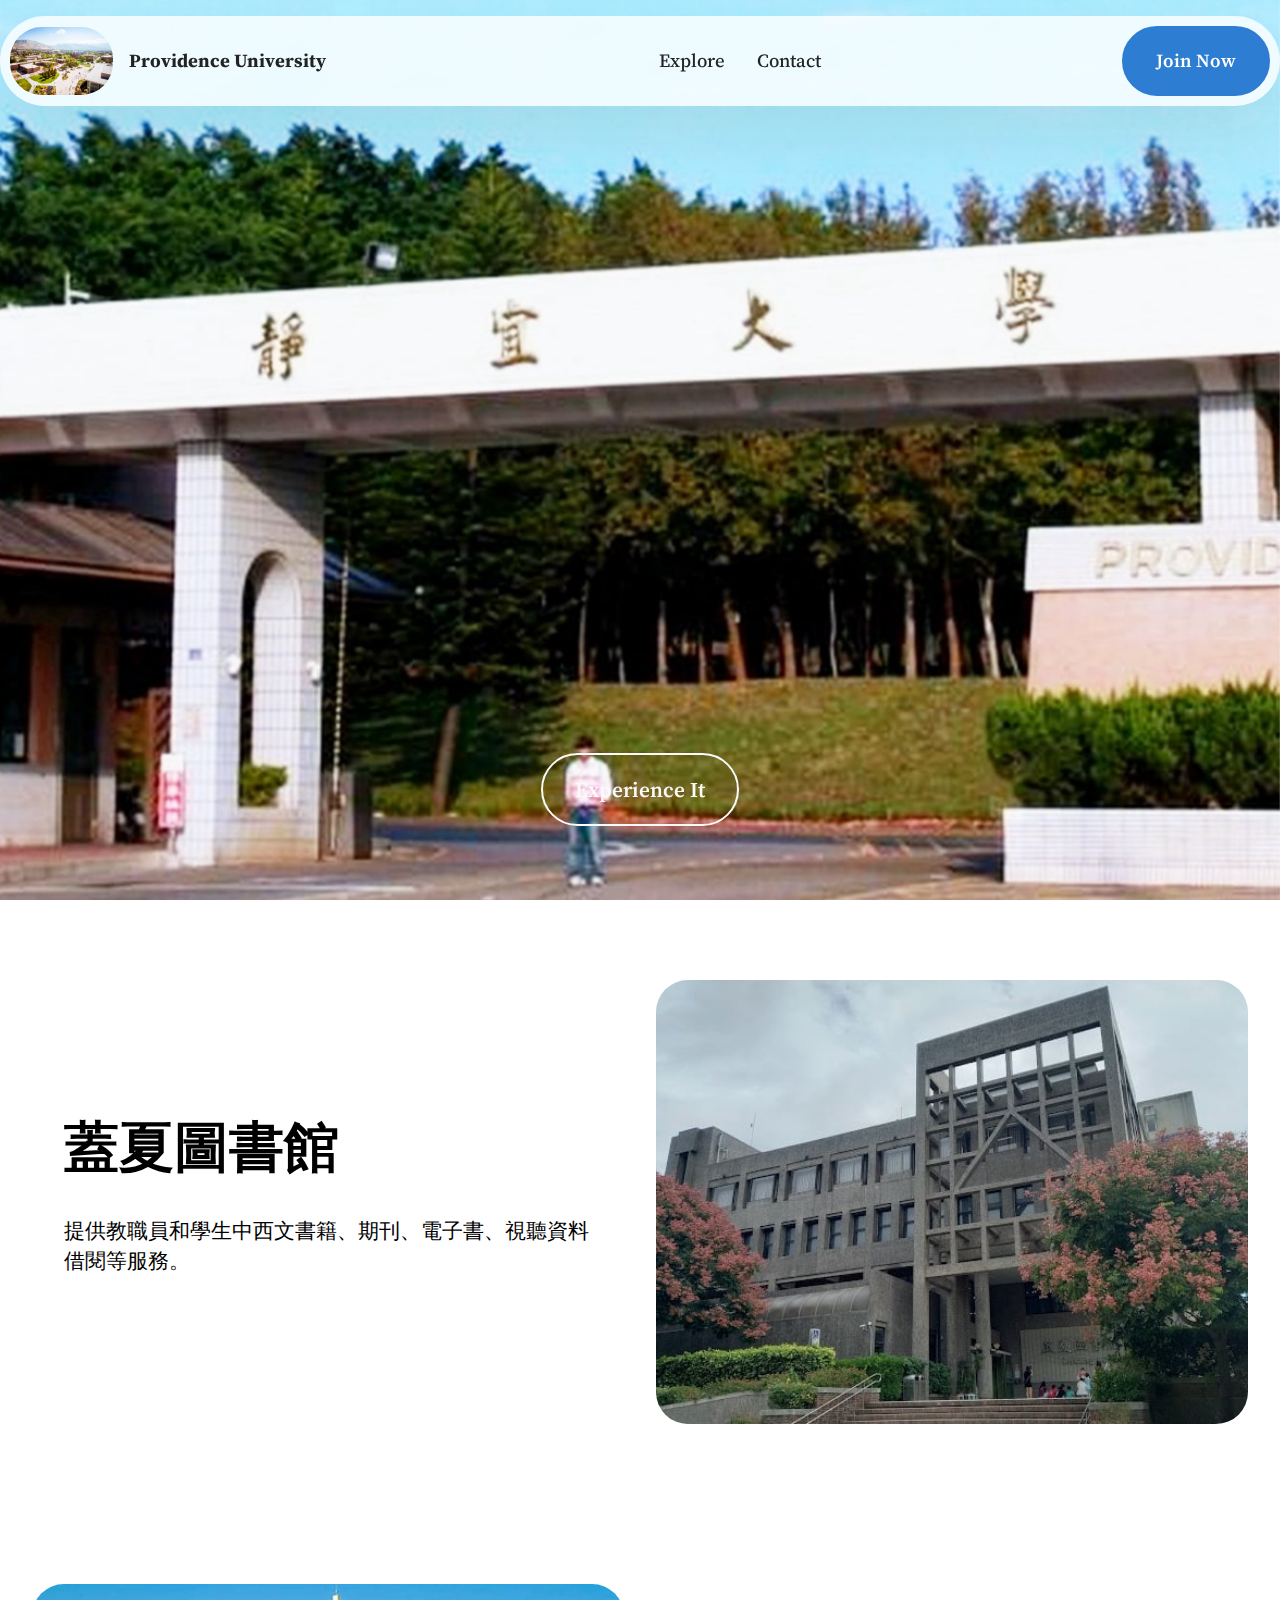
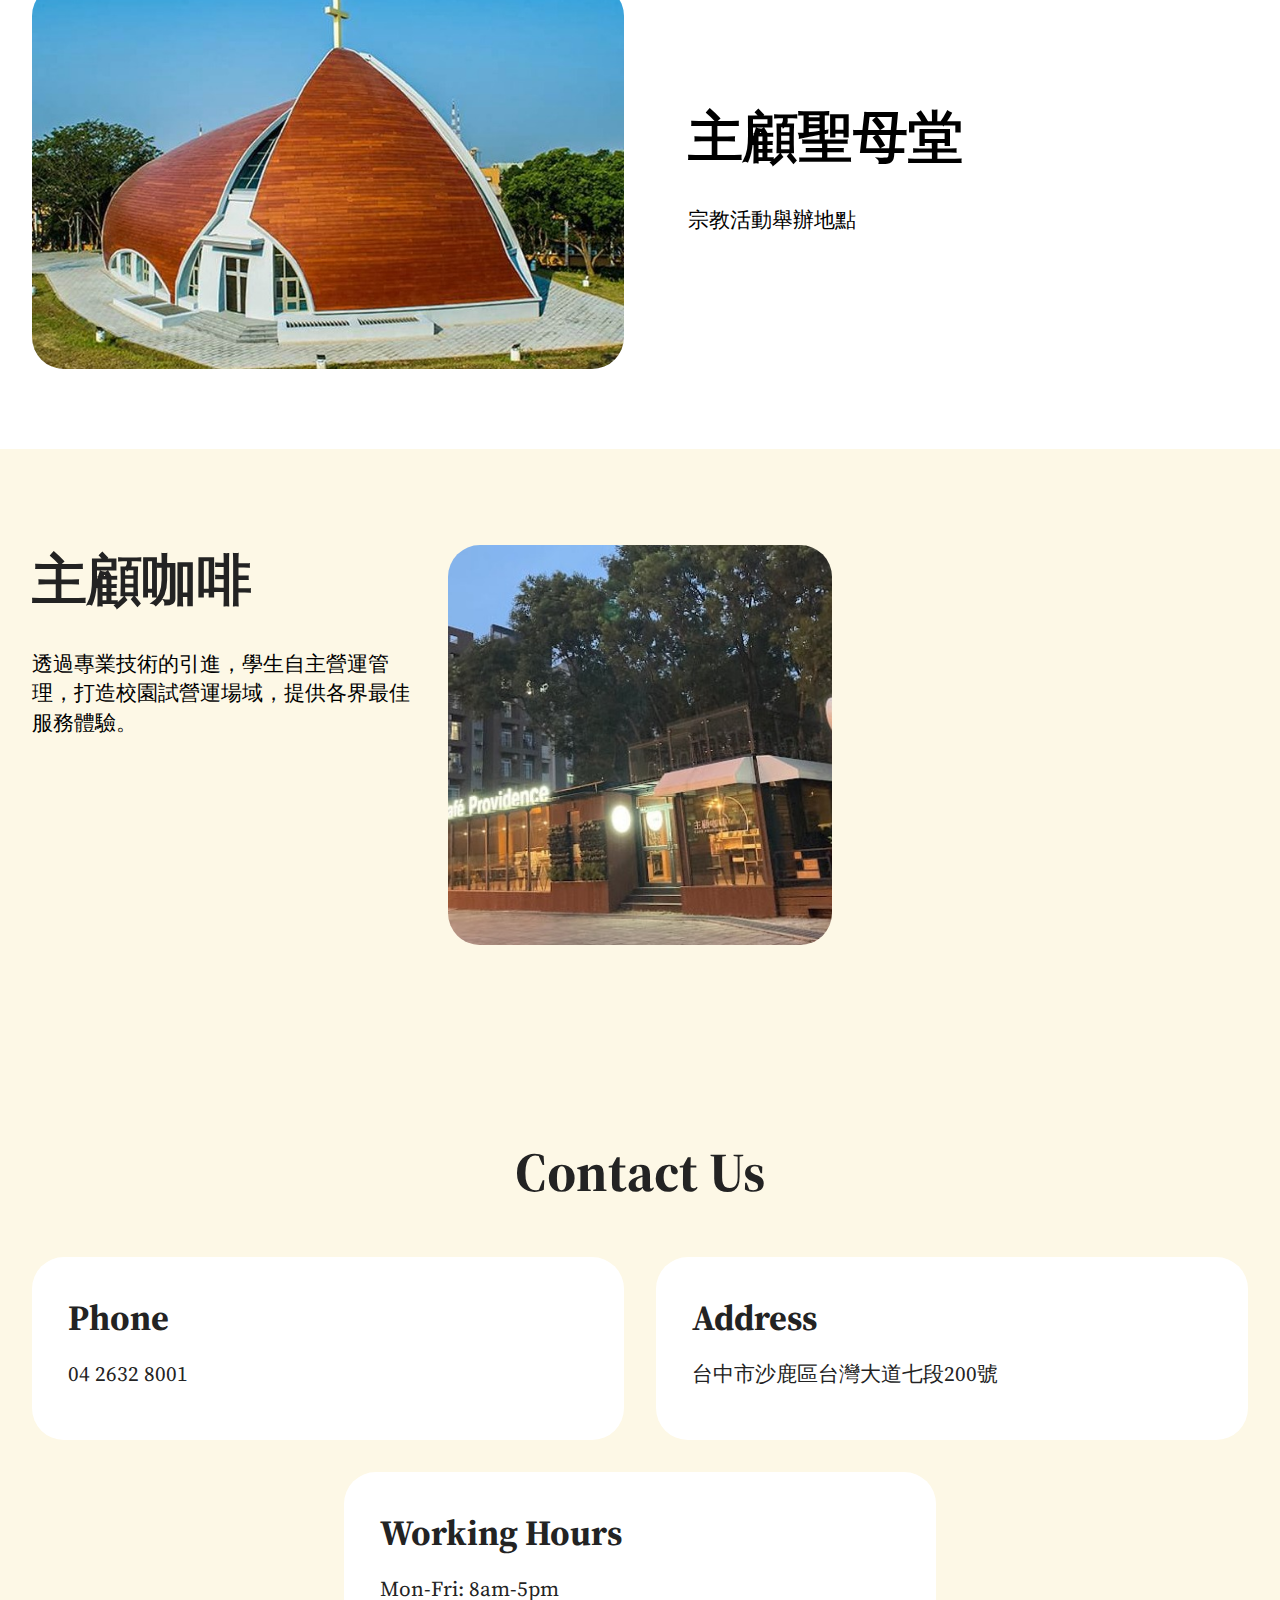
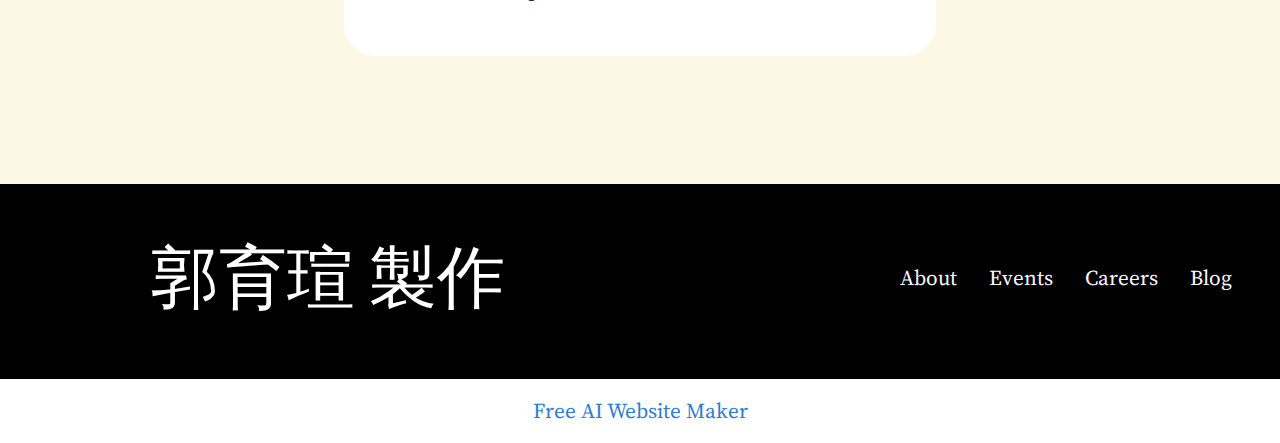
<file: index.html>
<!DOCTYPE html>
<html  >
<head>
  <!-- Site made with Mobirise Website Builder v5.9.18, https://mobirise.com -->
  <meta charset="UTF-8">
  <meta http-equiv="X-UA-Compatible" content="IE=edge">
  <meta name="generator" content="Mobirise v5.9.18, mobirise.com">
  <meta name="viewport" content="width=device-width, initial-scale=1, minimum-scale=1">
  <link rel="shortcut icon" href="assets/images/photo-1532649538693-f3a2ec1bf8bd.jpeg" type="image/x-icon">
  <meta name="description" content="Explore the vibrant campus life at Jingyi University, where learning meets nature in perfect harmony.">
  
  
  <title>Vibrant Campus Life</title>
  <link rel="stylesheet" href="assets/web/assets/mobirise-icons2/mobirise2.css">
  <link rel="stylesheet" href="assets/bootstrap/css/bootstrap.min.css">
  <link rel="stylesheet" href="assets/bootstrap/css/bootstrap-grid.min.css">
  <link rel="stylesheet" href="assets/bootstrap/css/bootstrap-reboot.min.css">
  <link rel="stylesheet" href="assets/parallax/jarallax.css">
  <link rel="stylesheet" href="assets/dropdown/css/style.css">
  <link rel="stylesheet" href="assets/theme/css/style.css">
  <link rel="preload" href="https://fonts.googleapis.com/css2?family=Source+Serif+4:wght@400;700&display=swap&display=swap" as="style" onload="this.onload=null;this.rel='stylesheet'">
  <noscript><link rel="stylesheet" href="https://fonts.googleapis.com/css2?family=Source+Serif+4:wght@400;700&display=swap&display=swap"></noscript>
  <link rel="preload" as="style" href="assets/mobirise/css/mbr-additional.css?v=QhNetp"><link rel="stylesheet" href="assets/mobirise/css/mbr-additional.css?v=QhNetp" type="text/css">

  
  <!-- Google tag (gtag.js) -->
<script async src="https://www.googletagmanager.com/gtag/js?id=G-342V5DDBXJ"></script>
<script>
  window.dataLayer = window.dataLayer || [];
  function gtag(){dataLayer.push(arguments);}
  gtag('js', new Date());

  gtag('config', 'G-342V5DDBXJ');
</script>
  
</head>
<body>
  
  <section data-bs-version="5.1" class="menu menu2 cid-ucU9vPRTgF" once="menu" id="menu-5-ucU9vPRTgF">
	

	<nav class="navbar navbar-dropdown navbar-fixed-top navbar-expand-lg">
		<div class="container">
			<div class="navbar-brand">
				<span class="navbar-logo">
					<a href="https://mobiri.se">
						<img src="assets/images/photo-1532649538693-f3a2ec1bf8bd.jpeg" alt="Mobirise Website Builder" style="height: 4.3rem;">
					</a>
				</span>
				<span class="navbar-caption-wrap"><a class="navbar-caption text-black display-4" href="https://mobiri.se">Providence University</a></span>
			</div>
			<button class="navbar-toggler" type="button" data-toggle="collapse" data-bs-toggle="collapse" data-target="#navbarSupportedContent" data-bs-target="#navbarSupportedContent" aria-controls="navbarNavAltMarkup" aria-expanded="false" aria-label="Toggle navigation">
				<div class="hamburger">
					<span></span>
					<span></span>
					<span></span>
					<span></span>
				</div>
			</button>
			<div class="collapse navbar-collapse" id="navbarSupportedContent">
				<ul class="navbar-nav nav-dropdown" data-app-modern-menu="true"><li class="nav-item">
						<a class="nav-link link text-black text-primary display-4" href="index.html#about-us-4-ucU9vPVevs">Explore</a>
					</li>
					<li class="nav-item">
						<a class="nav-link link text-black text-primary display-4" href="index.html#contacts-1-ucU9vQ3JcL" aria-expanded="false">Contact</a>
					</li></ul>
				
				<div class="navbar-buttons mbr-section-btn"><a class="btn btn-primary display-4" href="index.html#contacts-1-ucU9vQ3JcL">Join Now</a></div>
			</div>
		</div>
	</nav>
</section>

<section data-bs-version="5.1" class="header16 cid-ucU9vPRscn mbr-fullscreen mbr-parallax-background" id="hero-17-ucU9vPRscn">
  
  
  <div class="container-fluid">
    <div class="row">
      <div class="content-wrap col-12 col-md-12">
        <h1 class="mbr-section-title mbr-fonts-style mbr-white mb-4 display-1"></h1>
        
        <p class="mbr-fonts-style mbr-text mbr-white mb-4 display-7"></p>
        <div class="mbr-section-btn"><a class="btn btn-white-outline display-7" href="https://mobiri.se">Experience It</a></div>
      </div>
    </div>
  </div>
</section>

<section data-bs-version="5.1" class="article4 cid-ucU9vPVevs" id="about-us-4-ucU9vPVevs">
	

	
	

	<div class="container">
		<div class="row justify-content-center">
			<div class="col-12 col-md-12 col-lg-6 image-wrapper">
				<img class="w-100" src="assets/images/3-680x510.jpeg" alt="Mobirise Website Builder">
			</div>
			<div class="col-12 col-md-12 col-lg">
				<div class="text-wrapper align-left">
					<h1 class="mbr-section-title mbr-fonts-style mb-4 display-2">
						<strong>蓋夏圖書館</strong>
					</h1>
					<p class="mbr-text mbr-fonts-style mb-3 display-7">提供教職員和學生中西文書籍、期刊、電子書、視聽資料借閱等服務。</p>

					<p class="mbr-text mbr-fonts-style mb-3 display-7"></p>
					<p class="mbr-text mbr-fonts-style mb-3 display-7"></p>
					
				</div>
			</div>
		</div>
	</div>
</section>

<section data-bs-version="5.1" class="article2 cid-ucU9vQ0uCc" id="generic-text-2-ucU9vQ0uCc">
	

	
	

	<div class="container">
		<div class="row justify-content-center">
			<div class="col-12 col-md-12 col-lg-6 image-wrapper">
				<img class="w-100" src="assets/images/1-900x586.jpeg" alt="Mobirise Website Builder">
			</div>
			<div class="col-12 col-md-12 col-lg">
				<div class="text-wrapper align-left">
					<h1 class="mbr-section-title mbr-fonts-style mb-4 display-2">
						<strong>主顧聖母堂</strong>
					</h1>
					<p class="mbr-text align-left mbr-fonts-style mb-3 display-7">宗教活動舉辦地點</p>

					<p class="mbr-text align-left mbr-fonts-style mb-3 display-7"></p>

					<p class="mbr-text align-left mbr-fonts-style mb-3 display-7"></p>

					
				</div>
			</div>
		</div>
	</div>
</section>

<section data-bs-version="5.1" class="gallery09 cid-ucU9vQ2Ht0" id="gallery-9-ucU9vQ2Ht0">
  

  

  <div class="container">
    <div class="row justify-content-center">
      <div class="col-12 col-md-12 col-lg-4 main-text">
        <div class="">
          <h5 class="mbr-section-title mbr-fonts-style mt-0 mb-4 display-2">
            <strong>主顧咖啡</strong>
          </h5>
          <h6 class="mbr-section-subtitle mbr-fonts-style mt-0 mb-4 display-7">透過專業技術的引進，學生自主營運管理，打造校園試營運場域，提供各界最佳服務體驗。</h6>
          
        </div>
      </div>

      <div class="col-lg-8 side-features row">
        <div class="item features-image col-12 col-md-6 col-lg-6 active">
          <div class="item-wrapper">
            <div class="item-img">
              <img src="assets/images/4-680x510.jpeg" alt="Mobirise Website Builder" title="" data-slide-to="1" data-bs-slide-to="1">
            </div>
            
          </div>
        </div>
        
        
        
      </div>
    </div>
  </div>
</section>

<section data-bs-version="5.1" class="contacts01 cid-ucU9vQ3JcL" id="contacts-1-ucU9vQ3JcL">
    

    
    
    <div class="container">
        <div class="row justify-content-center">
            <div class="col-12 content-head">
                <div class="mbr-section-head mb-5">
                    <h3 class="mbr-section-title mbr-fonts-style align-center mb-0 display-2">
                        <strong>Contact Us</strong>
                    </h3>
                    
                </div>
            </div>
        </div>
        <div class="row">
            <div class="item features-without-image col-12 col-md-6 active">
                <div class="item-wrapper">
                    <div class="text-wrapper">
                        <h6 class="card-title mbr-fonts-style mb-3 display-5">
                            <strong>Phone</strong>
                        </h6>
                        <p class="mbr-text mbr-fonts-style display-7">
                            <a href="tel:+1 123-456-7890" class="text-black">04 2632 8001</a>
                        </p>
                    </div>
                </div>
            </div>
            
            <div class="item features-without-image col-12 col-md-6">
                <div class="item-wrapper">
                    <div class="text-wrapper">
                        <h6 class="card-title mbr-fonts-style mb-3 display-5">
                            <strong>Address</strong>
                        </h6>
                        <p class="mbr-text mbr-fonts-style display-7">台中市沙鹿區台灣大道七段200號</p>
                    </div>
                </div>
            </div>
            <div class="item features-without-image col-12 col-md-6">
                <div class="item-wrapper">
                    <div class="text-wrapper">
                        <h6 class="card-title mbr-fonts-style mb-3 display-5">
                            <strong>Working Hours</strong>
                        </h6>
                        <p class="mbr-text mbr-fonts-style display-7">Mon-Fri: 8am-5pm</p>
                    </div>
                </div>
            </div>
        </div>
    </div>
</section>

<section data-bs-version="5.1" class="footer2 cid-ucU9vQ4nMt" once="footers" id="footer-5-ucU9vQ4nMt">
    

    
    

    <div class="container">
        <div class="row">
            <div class="col-12 col-lg-6 center mt-2 mb-3">
                <p class="mbr-fonts-style copyright mb-0 display-1">郭育瑄 製作</p>
            </div>
            <div class="col-12 col-lg-6 center">
                <div class="row-links mt-2 mb-3">
                    <ul class="row-links-soc">
                        
                        
                        
                        
                    <li class="row-links-soc-item mbr-fonts-style display-7">
                            <a href="#" class="text-white">About</a>
                        </li><li class="row-links-soc-item mbr-fonts-style display-7">
                            <a href="#" class="text-white">Events</a>
                        </li><li class="row-links-soc-item mbr-fonts-style display-7">
                            <a href="#" class="text-white">Careers</a>
                        </li><li class="row-links-soc-item mbr-fonts-style display-7">
                            <a href="#" class="text-white">Blog</a>
                        </li></ul>
                </div>
            </div>
        </div>
    </div>
</section><section class="display-7" style="padding: 0;align-items: center;justify-content: center;flex-wrap: wrap;    align-content: center;display: flex;position: relative;height: 4rem;"><a href="https://mobiri.se/2868936" style="flex: 1 1;height: 4rem;position: absolute;width: 100%;z-index: 1;"><img alt="" style="height: 4rem;" src="[data-uri]"></a><p style="margin: 0;text-align: center;" class="display-7">&#8204;</p><a style="z-index:1" href="https://mobirise.com/builder/ai-website-maker.html">Free AI Website Maker</a></section><script src="assets/bootstrap/js/bootstrap.bundle.min.js"></script>  <script src="assets/parallax/jarallax.js"></script>  <script src="assets/smoothscroll/smooth-scroll.js"></script>  <script src="assets/ytplayer/index.js"></script>  <script src="assets/dropdown/js/navbar-dropdown.js"></script>  <script src="assets/theme/js/script.js"></script>  
  
  
</body>
</html>
</file>
<file: assets/web/assets/mobirise-icons2/mobirise2.css>
@font-face {
  font-family: 'Moririse2';
  font-display: swap;
  src:  url('mobirise2.eot?f2bix4');
  src:  url('mobirise2.eot?f2bix4#iefix') format('embedded-opentype'),
    url('mobirise2.ttf?f2bix4') format('truetype'),
    url('mobirise2.woff?f2bix4') format('woff'),
    url('mobirise2.svg?f2bix4#mobirise2') format('svg');
  font-weight: normal;
  font-style: normal;
}

[class^="mobi-"], [class*=" mobi-"] {
  /* use !important to prevent issues with browser extensions that change fonts */
  font-family: 'Moririse2' !important;
  speak: none;
  font-style: normal;
  font-weight: normal;
  font-variant: normal;
  text-transform: none;
  line-height: 1;

  /* Better Font Rendering =========== */
  -webkit-font-smoothing: antialiased;
  -moz-osx-font-smoothing: grayscale;
}

.mobi-mbri-add-submenu:before {
  content: "\e900";
}
.mobi-mbri-alert:before {
  content: "\e901";
}
.mobi-mbri-align-center:before {
  content: "\e902";
}
.mobi-mbri-align-justify:before {
  content: "\e903";
}
.mobi-mbri-align-left:before {
  content: "\e904";
}
.mobi-mbri-align-right:before {
  content: "\e905";
}
.mobi-mbri-android:before {
  content: "\e906";
}
.mobi-mbri-apple:before {
  content: "\e907";
}
.mobi-mbri-arrow-down:before {
  content: "\e908";
}
.mobi-mbri-arrow-next:before {
  content: "\e909";
}
.mobi-mbri-arrow-prev:before {
  content: "\e90a";
}
.mobi-mbri-arrow-up:before {
  content: "\e90b";
}
.mobi-mbri-bold:before {
  content: "\e90c";
}
.mobi-mbri-bookmark:before {
  content: "\e90d";
}
.mobi-mbri-bootstrap:before {
  content: "\e90e";
}
.mobi-mbri-briefcase:before {
  content: "\e90f";
}
.mobi-mbri-browse:before {
  content: "\e910";
}
.mobi-mbri-bulleted-list:before {
  content: "\e911";
}
.mobi-mbri-calendar:before {
  content: "\e912";
}
.mobi-mbri-camera:before {
  content: "\e913";
}
.mobi-mbri-cart-add:before {
  content: "\e914";
}
.mobi-mbri-cart-full:before {
  content: "\e915";
}
.mobi-mbri-cash:before {
  content: "\e916";
}
.mobi-mbri-change-style:before {
  content: "\e917";
}
.mobi-mbri-chat:before {
  content: "\e918";
}
.mobi-mbri-clock:before {
  content: "\e919";
}
.mobi-mbri-close:before {
  content: "\e91a";
}
.mobi-mbri-cloud:before {
  content: "\e91b";
}
.mobi-mbri-code:before {
  content: "\e91c";
}
.mobi-mbri-contact-form:before {
  content: "\e91d";
}
.mobi-mbri-credit-card:before {
  content: "\e91e";
}
.mobi-mbri-cursor-click:before {
  content: "\e91f";
}
.mobi-mbri-cust-feedback:before {
  content: "\e920";
}
.mobi-mbri-database:before {
  content: "\e921";
}
.mobi-mbri-delivery:before {
  content: "\e922";
}
.mobi-mbri-desktop:before {
  content: "\e923";
}
.mobi-mbri-devices:before {
  content: "\e924";
}
.mobi-mbri-down:before {
  content: "\e925";
}
.mobi-mbri-download-2:before {
  content: "\e926";
}
.mobi-mbri-download:before {
  content: "\e927";
}
.mobi-mbri-drag-n-drop-2:before {
  content: "\e928";
}
.mobi-mbri-drag-n-drop:before {
  content: "\e929";
}
.mobi-mbri-edit-2:before {
  content: "\e92a";
}
.mobi-mbri-edit:before {
  content: "\e92b";
}
.mobi-mbri-error:before {
  content: "\e92c";
}
.mobi-mbri-extension:before {
  content: "\e92d";
}
.mobi-mbri-features:before {
  content: "\e92e";
}
.mobi-mbri-file:before {
  content: "\e92f";
}
.mobi-mbri-flag:before {
  content: "\e930";
}
.mobi-mbri-folder:before {
  content: "\e931";
}
.mobi-mbri-gift:before {
  content: "\e932";
}
.mobi-mbri-github:before {
  content: "\e933";
}
.mobi-mbri-globe-2:before {
  content: "\e934";
}
.mobi-mbri-globe:before {
  content: "\e935";
}
.mobi-mbri-growing-chart:before {
  content: "\e936";
}
.mobi-mbri-hearth:before {
  content: "\e937";
}
.mobi-mbri-help:before {
  content: "\e938";
}
.mobi-mbri-home:before {
  content: "\e939";
}
.mobi-mbri-hot-cup:before {
  content: "\e93a";
}
.mobi-mbri-idea:before {
  content: "\e93b";
}
.mobi-mbri-image-gallery:before {
  content: "\e93c";
}
.mobi-mbri-image-slider:before {
  content: "\e93d";
}
.mobi-mbri-info:before {
  content: "\e93e";
}
.mobi-mbri-italic:before {
  content: "\e93f";
}
.mobi-mbri-key:before {
  content: "\e940";
}
.mobi-mbri-laptop:before {
  content: "\e941";
}
.mobi-mbri-layers:before {
  content: "\e942";
}
.mobi-mbri-left-right:before {
  content: "\e943";
}
.mobi-mbri-left:before {
  content: "\e944";
}
.mobi-mbri-letter:before {
  content: "\e945";
}
.mobi-mbri-like:before {
  content: "\e946";
}
.mobi-mbri-link:before {
  content: "\e947";
}
.mobi-mbri-lock:before {
  content: "\e948";
}
.mobi-mbri-login:before {
  content: "\e949";
}
.mobi-mbri-logout:before {
  content: "\e94a";
}
.mobi-mbri-magic-stick:before {
  content: "\e94b";
}
.mobi-mbri-map-pin:before {
  content: "\e94c";
}
.mobi-mbri-menu:before {
  content: "\e94d";
}
.mobi-mbri-mobile-2:before {
  content: "\e94e";
}
.mobi-mbri-mobile-horizontal:before {
  content: "\e94f";
}
.mobi-mbri-mobile:before {
  content: "\e950";
}
.mobi-mbri-mobirise:before {
  content: "\e951";
}
.mobi-mbri-more-horizontal:before {
  content: "\e952";
}
.mobi-mbri-more-vertical:before {
  content: "\e953";
}
.mobi-mbri-music:before {
  content: "\e954";
}
.mobi-mbri-new-file:before {
  content: "\e955";
}
.mobi-mbri-numbered-list:before {
  content: "\e956";
}
.mobi-mbri-opened-folder:before {
  content: "\e957";
}
.mobi-mbri-pages:before {
  content: "\e958";
}
.mobi-mbri-paper-plane:before {
  content: "\e959";
}
.mobi-mbri-paperclip:before {
  content: "\e95a";
}
.mobi-mbri-phone:before {
  content: "\e95b";
}
.mobi-mbri-photo:before {
  content: "\e95c";
}
.mobi-mbri-photos:before {
  content: "\e95d";
}
.mobi-mbri-pin:before {
  content: "\e95e";
}
.mobi-mbri-play:before {
  content: "\e95f";
}
.mobi-mbri-plus:before {
  content: "\e960";
}
.mobi-mbri-preview:before {
  content: "\e961";
}
.mobi-mbri-print:before {
  content: "\e962";
}
.mobi-mbri-protect:before {
  content: "\e963";
}
.mobi-mbri-question:before {
  content: "\e964";
}
.mobi-mbri-quote-left:before {
  content: "\e965";
}
.mobi-mbri-quote-right:before {
  content: "\e966";
}
.mobi-mbri-redo:before {
  content: "\e967";
}
.mobi-mbri-refresh:before {
  content: "\e968";
}
.mobi-mbri-responsive-2:before {
  content: "\e969";
}
.mobi-mbri-responsive:before {
  content: "\e96a";
}
.mobi-mbri-right:before {
  content: "\e96b";
}
.mobi-mbri-rocket:before {
  content: "\e96c";
}
.mobi-mbri-sad-face:before {
  content: "\e96d";
}
.mobi-mbri-sale:before {
  content: "\e96e";
}
.mobi-mbri-save:before {
  content: "\e96f";
}
.mobi-mbri-search:before {
  content: "\e970";
}
.mobi-mbri-setting-2:before {
  content: "\e971";
}
.mobi-mbri-setting-3:before {
  content: "\e972";
}
.mobi-mbri-setting:before {
  content: "\e973";
}
.mobi-mbri-share:before {
  content: "\e974";
}
.mobi-mbri-shopping-bag:before {
  content: "\e975";
}
.mobi-mbri-shopping-basket:before {
  content: "\e976";
}
.mobi-mbri-shopping-cart:before {
  content: "\e977";
}
.mobi-mbri-sites:before {
  content: "\e978";
}
.mobi-mbri-smile-face:before {
  content: "\e979";
}
.mobi-mbri-speed:before {
  content: "\e97a";
}
.mobi-mbri-star:before {
  content: "\e97b";
}
.mobi-mbri-success:before {
  content: "\e97c";
}
.mobi-mbri-sun:before {
  content: "\e97d";
}
.mobi-mbri-sun2:before {
  content: "\e97e";
}
.mobi-mbri-tablet-vertical:before {
  content: "\e97f";
}
.mobi-mbri-tablet:before {
  content: "\e980";
}
.mobi-mbri-target:before {
  content: "\e981";
}
.mobi-mbri-timer:before {
  content: "\e982";
}
.mobi-mbri-to-ftp:before {
  content: "\e983";
}
.mobi-mbri-to-local-drive:before {
  content: "\e984";
}
.mobi-mbri-touch-swipe:before {
  content: "\e985";
}
.mobi-mbri-touch:before {
  content: "\e986";
}
.mobi-mbri-trash:before {
  content: "\e987";
}
.mobi-mbri-underline:before {
  content: "\e988";
}
.mobi-mbri-undo:before {
  content: "\e989";
}
.mobi-mbri-unlink:before {
  content: "\e98a";
}
.mobi-mbri-unlock:before {
  content: "\e98b";
}
.mobi-mbri-up-down:before {
  content: "\e98c";
}
.mobi-mbri-up:before {
  content: "\e98d";
}
.mobi-mbri-update:before {
  content: "\e98e";
}
.mobi-mbri-upload-2:before {
  content: "\e98f";
}
.mobi-mbri-upload:before {
  content: "\e990";
}
.mobi-mbri-user-2:before {
  content: "\e991";
}
.mobi-mbri-user:before {
  content: "\e992";
}
.mobi-mbri-users:before {
  content: "\e993";
}
.mobi-mbri-video-play:before {
  content: "\e994";
}
.mobi-mbri-video:before {
  content: "\e995";
}
.mobi-mbri-watch:before {
  content: "\e996";
}
.mobi-mbri-website-theme-2:before {
  content: "\e997";
}
.mobi-mbri-website-theme:before {
  content: "\e998";
}
.mobi-mbri-wifi:before {
  content: "\e999";
}
.mobi-mbri-windows:before {
  content: "\e99a";
}
.mobi-mbri-zoom-in:before {
  content: "\e99b";
}
.mobi-mbri-zoom-out:before {
  content: "\e99c";
}
</file>
<file: assets/parallax/jarallax.css>
.jarallax {
    position: relative;
    z-index: 0;
}
.jarallax > .jarallax-img {
    position: absolute;
    object-fit: cover;
    /* support for plugin https://github.com/bfred-it/object-fit-images */
    font-family: 'object-fit: cover;';
    top: 0;
    left: 0;
    width: 100%;
    height: 100%;
    z-index: -1;
}
</file>
<file: assets/dropdown/css/style.css>
.navbar-dropdown {
  left: 0;
  padding: 0;
  position: absolute;
  right: 0;
  top: 0;
  transition: all 0.45s ease;
  z-index: 1030;
  background: #282828; }
  .navbar-dropdown .navbar-logo {
    margin-right: 0.8rem;
    transition: margin 0.3s ease-in-out;
    vertical-align: middle; }
    .navbar-dropdown .navbar-logo img {
      height: 3.125rem;
      transition: all 0.3s ease-in-out; }
    .navbar-dropdown .navbar-logo.mbr-iconfont {
      font-size: 3.125rem;
      line-height: 3.125rem; }
  .navbar-dropdown .navbar-caption {
    font-weight: 700;
    white-space: normal;
    vertical-align: -4px;
    line-height: 3.125rem !important; }
    .navbar-dropdown .navbar-caption, .navbar-dropdown .navbar-caption:hover {
      color: inherit;
      text-decoration: none; }
  .navbar-dropdown .mbr-iconfont + .navbar-caption {
    vertical-align: -1px; }
  .navbar-dropdown.navbar-fixed-top {
    position: fixed; }
  .navbar-dropdown .navbar-brand span {
    vertical-align: -4px; }
  .navbar-dropdown.bg-color.transparent {
    background: none; }
  .navbar-dropdown.navbar-short .navbar-brand {
    padding: 0.625rem 0; }
    .navbar-dropdown.navbar-short .navbar-brand span {
      vertical-align: -1px; }
  .navbar-dropdown.navbar-short .navbar-caption {
    line-height: 2.375rem !important;
    vertical-align: -2px; }
  .navbar-dropdown.navbar-short .navbar-logo {
    margin-right: 0.5rem; }
    .navbar-dropdown.navbar-short .navbar-logo img {
      height: 2.375rem; }
    .navbar-dropdown.navbar-short .navbar-logo.mbr-iconfont {
      font-size: 2.375rem;
      line-height: 2.375rem; }
  .navbar-dropdown.navbar-short .mbr-table-cell {
    height: 3.625rem; }
  .navbar-dropdown .navbar-close {
    left: 0.6875rem;
    position: fixed;
    top: 0.75rem;
    z-index: 1000; }
  .navbar-dropdown .hamburger-icon {
    content: "";
    display: inline-block;
    vertical-align: middle;
    width: 16px;
    -webkit-box-shadow: 0 -6px 0 1px #282828,0 0 0 1px #282828,0 6px 0 1px #282828;
    -moz-box-shadow: 0 -6px 0 1px #282828,0 0 0 1px #282828,0 6px 0 1px #282828;
    box-shadow: 0 -6px 0 1px #282828,0 0 0 1px #282828,0 6px 0 1px #282828; }

.dropdown-menu .dropdown-toggle[data-toggle="dropdown-submenu"]::after {
  border-bottom: 0.35em solid transparent;
  border-left: 0.35em solid;
  border-right: 0;
  border-top: 0.35em solid transparent;
  margin-left: 0.3rem; }

.dropdown-menu .dropdown-item:focus {
  outline: 0; }

.nav-dropdown {
  font-size: 0.75rem;
  font-weight: 500;
  height: auto !important; }
  .nav-dropdown .nav-btn {
    padding-left: 1rem; }
  .nav-dropdown .link {
    margin: .667em 1.667em;
    font-weight: 500;
    padding: 0;
    transition: color .2s ease-in-out; }
    .nav-dropdown .link.dropdown-toggle {
      margin-right: 2.583em; }
      .nav-dropdown .link.dropdown-toggle::after {
        margin-left: .25rem;
        border-top: 0.35em solid;
        border-right: 0.35em solid transparent;
        border-left: 0.35em solid transparent;
        border-bottom: 0; }
      .nav-dropdown .link.dropdown-toggle[aria-expanded="true"] {
        margin: 0;
        padding: 0.667em 3.263em  0.667em 1.667em; }
  .nav-dropdown .link::after,
  .nav-dropdown .dropdown-item::after {
    color: inherit; }
  .nav-dropdown .btn {
    font-size: 0.75rem;
    font-weight: 700;
    letter-spacing: 0;
    margin-bottom: 0;
    padding-left: 1.25rem;
    padding-right: 1.25rem; }
  .nav-dropdown .dropdown-menu {
    border-radius: 0;
    border: 0;
    left: 0;
    margin: 0;
    padding-bottom: 1.25rem;
    padding-top: 1.25rem;
    position: relative; }
  .nav-dropdown .dropdown-submenu {
    margin-left: 0.125rem;
    top: 0; }
  .nav-dropdown .dropdown-item {
    font-weight: 500;
    line-height: 2;
    padding: 0.3846em 4.615em 0.3846em 1.5385em;
    position: relative;
    transition: color .2s ease-in-out, background-color .2s ease-in-out; }
    .nav-dropdown .dropdown-item::after {
      margin-top: -0.3077em;
      position: absolute;
      right: 1.1538em;
      top: 50%; }
    .nav-dropdown .dropdown-item:focus, .nav-dropdown .dropdown-item:hover {
      background: none; }

@media (max-width: 767px) {
  .nav-dropdown.navbar-toggleable-sm {
    bottom: 0;
    display: none;
    left: 0;
    overflow-x: hidden;
    position: fixed;
    top: 0;
    transform: translateX(-100%);
    -ms-transform: translateX(-100%);
    -webkit-transform: translateX(-100%);
    width: 18.75rem;
    z-index: 999; } }
.nav-dropdown.navbar-toggleable-xl {
  bottom: 0;
  display: none;
  left: 0;
  overflow-x: hidden;
  position: fixed;
  top: 0;
  transform: translateX(-100%);
  -ms-transform: translateX(-100%);
  -webkit-transform: translateX(-100%);
  width: 18.75rem;
  z-index: 999; }

.nav-dropdown-sm {
  display: block !important;
  overflow-x: hidden;
  overflow: auto;
  padding-top: 3.875rem; }
  .nav-dropdown-sm::after {
    content: "";
    display: block;
    height: 3rem;
    width: 100%; }
  .nav-dropdown-sm.collapse.in ~ .navbar-close {
    display: block !important; }
  .nav-dropdown-sm.collapsing, .nav-dropdown-sm.collapse.in {
    transform: translateX(0);
    -ms-transform: translateX(0);
    -webkit-transform: translateX(0);
    transition: all 0.25s ease-out;
    -webkit-transition: all 0.25s ease-out;
    background: #282828; }
  .nav-dropdown-sm.collapsing[aria-expanded="false"] {
    transform: translateX(-100%);
    -ms-transform: translateX(-100%);
    -webkit-transform: translateX(-100%); }
  .nav-dropdown-sm .nav-item {
    display: block;
    margin-left: 0 !important;
    padding-left: 0; }
  .nav-dropdown-sm .link,
  .nav-dropdown-sm .dropdown-item {
    border-top: 1px dotted rgba(255, 255, 255, 0.1);
    font-size: 0.8125rem;
    line-height: 1.6;
    margin: 0 !important;
    padding: 0.875rem 2.4rem 0.875rem 1.5625rem !important;
    position: relative;
    white-space: normal; }
    .nav-dropdown-sm .link:focus, .nav-dropdown-sm .link:hover,
    .nav-dropdown-sm .dropdown-item:focus,
    .nav-dropdown-sm .dropdown-item:hover {
      background: rgba(0, 0, 0, 0.2) !important;
      color: #c0a375; }
  .nav-dropdown-sm .nav-btn {
    position: relative;
    padding: 1.5625rem 1.5625rem 0 1.5625rem; }
    .nav-dropdown-sm .nav-btn::before {
      border-top: 1px dotted rgba(255, 255, 255, 0.1);
      content: "";
      left: 0;
      position: absolute;
      top: 0;
      width: 100%; }
    .nav-dropdown-sm .nav-btn + .nav-btn {
      padding-top: 0.625rem; }
      .nav-dropdown-sm .nav-btn + .nav-btn::before {
        display: none; }
  .nav-dropdown-sm .btn {
    padding: 0.625rem 0; }
  .nav-dropdown-sm .dropdown-toggle[data-toggle="dropdown-submenu"]::after {
    margin-left: .25rem;
    border-top: 0.35em solid;
    border-right: 0.35em solid transparent;
    border-left: 0.35em solid transparent;
    border-bottom: 0; }
  .nav-dropdown-sm .dropdown-toggle[data-toggle="dropdown-submenu"][aria-expanded="true"]::after {
    border-top: 0;
    border-right: 0.35em solid transparent;
    border-left: 0.35em solid transparent;
    border-bottom: 0.35em solid; }
  .nav-dropdown-sm .dropdown-menu {
    margin: 0;
    padding: 0;
    position: relative;
    top: 0;
    left: 0;
    width: 100%;
    border: 0;
    float: none;
    border-radius: 0;
    background: none; }
  .nav-dropdown-sm .dropdown-submenu {
    left: 100%;
    margin-left: 0.125rem;
    margin-top: -1.25rem;
    top: 0; }

.navbar-toggleable-sm .nav-dropdown .dropdown-menu {
  position: absolute; }

.navbar-toggleable-sm .nav-dropdown .dropdown-submenu {
  left: 100%;
  margin-left: 0.125rem;
  margin-top: -1.25rem;
  top: 0; }

.navbar-toggleable-sm.opened .nav-dropdown .dropdown-menu {
  position: relative; }

.navbar-toggleable-sm.opened .nav-dropdown .dropdown-submenu {
  left: 0;
  margin-left: 00rem;
  margin-top: 0rem;
  top: 0; }

.is-builder .nav-dropdown.collapsing {
  transition: none !important; }
</file>
<file: assets/theme/css/style.css>
@charset "UTF-8";
section {
  background-color: #ffffff;
}

body {
  font-style: normal;
  line-height: 1.5;
  font-weight: 400;
  color: #232323;
  position: relative;
}

button {
  background-color: transparent;
  border-color: transparent;
}

.embla__button,
.carousel-control {
  background-color: #edefea !important;
  opacity: 0.8 !important;
  color: #464845 !important;
  border-color: #edefea !important;
}

.carousel .close,
.modalWindow .close {
  background-color: #edefea !important;
  color: #464845 !important;
  border-color: #edefea !important;
  opacity: 0.8 !important;
}

.carousel .close:hover,
.modalWindow .close:hover {
  opacity: 1 !important;
}

.carousel-indicators li {
  background-color: #edefea !important;
  border: 2px solid #464845 !important;
}

.carousel-indicators li:hover,
.carousel-indicators li:active {
  opacity: 0.8 !important;
}

.embla__button:hover,
.carousel-control:hover {
  background-color: #edefea !important;
  opacity: 1 !important;
}

.modalWindow-video-container {
  height: 80%;
}

section,
.container,
.container-fluid {
  position: relative;
  word-wrap: break-word;
}

a.mbr-iconfont:hover {
  text-decoration: none;
}

.article .lead p,
.article .lead ul,
.article .lead ol,
.article .lead pre,
.article .lead blockquote {
  margin-bottom: 0;
}

a {
  font-style: normal;
  font-weight: 400;
  cursor: pointer;
}
a, a:hover {
  text-decoration: none;
}

.mbr-section-title {
  font-style: normal;
  line-height: 1.3;
}

.mbr-section-subtitle {
  line-height: 1.3;
}

.mbr-text {
  font-style: normal;
  line-height: 1.7;
}

h1,
h2,
h3,
h4,
h5,
h6,
.display-1,
.display-2,
.display-4,
.display-5,
.display-7,
span,
p,
a {
  line-height: 1;
  word-break: break-word;
  word-wrap: break-word;
  font-weight: 400;
}

b,
strong {
  font-weight: bold;
}

input:-webkit-autofill, input:-webkit-autofill:hover, input:-webkit-autofill:focus, input:-webkit-autofill:active {
  transition-delay: 9999s;
  -webkit-transition-property: background-color, color;
  transition-property: background-color, color;
}

textarea[type=hidden] {
  display: none;
}

section {
  background-position: 50% 50%;
  background-repeat: no-repeat;
  background-size: cover;
}
section .mbr-background-video,
section .mbr-background-video-preview {
  position: absolute;
  bottom: 0;
  left: 0;
  right: 0;
  top: 0;
}

.hidden {
  visibility: hidden;
}

.mbr-z-index20 {
  z-index: 20;
}

/*! Base colors */
.mbr-white {
  color: #ffffff;
}

.mbr-black {
  color: #111111;
}

.mbr-bg-white {
  background-color: #ffffff;
}

.mbr-bg-black {
  background-color: #000000;
}

/*! Text-aligns */
.align-left {
  text-align: left;
}

.align-center {
  text-align: center;
}

.align-right {
  text-align: right;
}

/*! Font-weight  */
.mbr-light {
  font-weight: 300;
}

.mbr-regular {
  font-weight: 400;
}

.mbr-semibold {
  font-weight: 500;
}

.mbr-bold {
  font-weight: 700;
}

/*! Media  */
.media-content {
  flex-basis: 100%;
}

.media-container-row {
  display: flex;
  flex-direction: row;
  flex-wrap: wrap;
  justify-content: center;
  align-content: center;
  align-items: start;
}
.media-container-row .media-size-item {
  width: 400px;
}

.media-container-column {
  display: flex;
  flex-direction: column;
  flex-wrap: wrap;
  justify-content: center;
  align-content: center;
  align-items: stretch;
}
.media-container-column > * {
  width: 100%;
}

@media (min-width: 992px) {
  .media-container-row {
    flex-wrap: nowrap;
  }
}
figure {
  margin-bottom: 0;
  overflow: hidden;
}

figure[mbr-media-size] {
  transition: width 0.1s;
}

img,
iframe {
  display: block;
  width: 100%;
}

.card {
  background-color: transparent;
  border: none;
}

.card-box {
  width: 100%;
}

.card-img {
  text-align: center;
  flex-shrink: 0;
  -webkit-flex-shrink: 0;
}

.media {
  max-width: 100%;
  margin: 0 auto;
}

.mbr-figure {
  align-self: center;
}

.media-container > div {
  max-width: 100%;
}

.mbr-figure img,
.card-img img {
  width: 100%;
}

@media (max-width: 991px) {
  .media-size-item {
    width: auto !important;
  }
  .media {
    width: auto;
  }
  .mbr-figure {
    width: 100% !important;
  }
}
/*! Buttons */
.mbr-section-btn {
  margin-left: -0.6rem;
  margin-right: -0.6rem;
  font-size: 0;
}

.btn {
  font-weight: 600;
  border-width: 1px;
  font-style: normal;
  margin: 0.6rem 0.6rem;
  white-space: normal;
  transition: all 0.2s ease-in-out;
  display: inline-flex;
  align-items: center;
  justify-content: center;
  word-break: break-word;
}

.btn-sm {
  font-weight: 600;
  letter-spacing: 0px;
  transition: all 0.3s ease-in-out;
}

.btn-md {
  font-weight: 600;
  letter-spacing: 0px;
  transition: all 0.3s ease-in-out;
}

.btn-lg {
  font-weight: 600;
  letter-spacing: 0px;
  transition: all 0.3s ease-in-out;
}

.btn-form {
  margin: 0;
}
.btn-form:hover {
  cursor: pointer;
}

nav .mbr-section-btn {
  margin-left: 0rem;
  margin-right: 0rem;
}

/*! Btn icon margin */
.btn .mbr-iconfont,
.btn.btn-sm .mbr-iconfont {
  order: 1;
  cursor: pointer;
  margin-left: 0.5rem;
  vertical-align: sub;
}

.btn.btn-md .mbr-iconfont,
.btn.btn-md .mbr-iconfont {
  margin-left: 0.8rem;
}

.mbr-regular {
  font-weight: 400;
}

.mbr-semibold {
  font-weight: 500;
}

.mbr-bold {
  font-weight: 700;
}

[type=submit] {
  -webkit-appearance: none;
}

/*! Full-screen */
.mbr-fullscreen .mbr-overlay {
  min-height: 100vh;
}

.mbr-fullscreen {
  display: flex;
  display: -moz-flex;
  display: -ms-flex;
  display: -o-flex;
  align-items: center;
  min-height: 100vh;
  padding-top: 3rem;
  padding-bottom: 3rem;
}

/*! Map */
.map {
  height: 25rem;
  position: relative;
}
.map iframe {
  width: 100%;
  height: 100%;
}

/*! Scroll to top arrow */
.mbr-arrow-up {
  bottom: 25px;
  right: 90px;
  position: fixed;
  text-align: right;
  z-index: 5000;
  color: #ffffff;
  font-size: 22px;
}

.mbr-arrow-up a {
  background: rgba(0, 0, 0, 0.2);
  border-radius: 50%;
  color: #fff;
  display: inline-block;
  height: 60px;
  width: 60px;
  border: 2px solid #fff;
  outline-style: none !important;
  position: relative;
  text-decoration: none;
  transition: all 0.3s ease-in-out;
  cursor: pointer;
  text-align: center;
}
.mbr-arrow-up a:hover {
  background-color: rgba(0, 0, 0, 0.4);
}
.mbr-arrow-up a i {
  line-height: 60px;
}

.mbr-arrow-up-icon {
  display: block;
  color: #fff;
}

.mbr-arrow-up-icon::before {
  content: "›";
  display: inline-block;
  font-family: serif;
  font-size: 22px;
  line-height: 1;
  font-style: normal;
  position: relative;
  top: 6px;
  left: -4px;
  transform: rotate(-90deg);
}

/*! Arrow Down */
.mbr-arrow {
  position: absolute;
  bottom: 45px;
  left: 50%;
  width: 60px;
  height: 60px;
  cursor: pointer;
  background-color: rgba(80, 80, 80, 0.5);
  border-radius: 50%;
  transform: translateX(-50%);
}
@media (max-width: 767px) {
  .mbr-arrow {
    display: none;
  }
}
.mbr-arrow > a {
  display: inline-block;
  text-decoration: none;
  outline-style: none;
  animation: arrowdown 1.7s ease-in-out infinite;
  color: #ffffff;
}
.mbr-arrow > a > i {
  position: absolute;
  top: -2px;
  left: 15px;
  font-size: 2rem;
}

#scrollToTop a i::before {
  content: "";
  position: absolute;
  display: block;
  border-bottom: 2.5px solid #fff;
  border-left: 2.5px solid #fff;
  width: 27.8%;
  height: 27.8%;
  left: 50%;
  top: 51%;
  transform: translateY(-30%) translateX(-50%) rotate(135deg);
}

@keyframes arrowdown {
  0% {
    transform: translateY(0px);
  }
  50% {
    transform: translateY(-5px);
  }
  100% {
    transform: translateY(0px);
  }
}
@media (max-width: 500px) {
  .mbr-arrow-up {
    left: 0;
    right: 0;
    text-align: center;
  }
}
/*Gradients animation*/
@keyframes gradient-animation {
  from {
    background-position: 0% 100%;
    animation-timing-function: ease-in-out;
  }
  to {
    background-position: 100% 0%;
    animation-timing-function: ease-in-out;
  }
}
.bg-gradient {
  background-size: 200% 200%;
  animation: gradient-animation 5s infinite alternate;
  -webkit-animation: gradient-animation 5s infinite alternate;
}

.menu .navbar-brand {
  display: -webkit-flex;
}
.menu .navbar-brand span {
  display: flex;
  display: -webkit-flex;
}
.menu .navbar-brand .navbar-caption-wrap {
  display: -webkit-flex;
}
.menu .navbar-brand .navbar-logo img {
  display: -webkit-flex;
  width: auto;
}
@media (min-width: 768px) and (max-width: 991px) {
  .menu .navbar-toggleable-sm .navbar-nav {
    display: -ms-flexbox;
  }
}
@media (max-width: 991px) {
  .menu .navbar-collapse {
    max-height: 93.5vh;
  }
  .menu .navbar-collapse.show {
    overflow: auto;
  }
}
@media (min-width: 992px) {
  .menu .navbar-nav.nav-dropdown {
    display: -webkit-flex;
  }
  .menu .navbar-toggleable-sm .navbar-collapse {
    display: -webkit-flex !important;
  }
  .menu .collapsed .navbar-collapse {
    max-height: 93.5vh;
  }
  .menu .collapsed .navbar-collapse.show {
    overflow: auto;
  }
}
@media (max-width: 767px) {
  .menu .navbar-collapse {
    max-height: 80vh;
  }
}

.nav-link .mbr-iconfont {
  margin-right: 0.5rem;
}

.navbar {
  display: -webkit-flex;
  -webkit-flex-wrap: wrap;
  -webkit-align-items: center;
  -webkit-justify-content: space-between;
}

.navbar-collapse {
  -webkit-flex-basis: 100%;
  -webkit-flex-grow: 1;
  -webkit-align-items: center;
}

.nav-dropdown .link {
  padding: 0.667em 1.667em !important;
  margin: 0 !important;
}

.nav {
  display: -webkit-flex;
  -webkit-flex-wrap: wrap;
}

.row {
  display: -webkit-flex;
  -webkit-flex-wrap: wrap;
}

.justify-content-center {
  -webkit-justify-content: center;
}

.form-inline {
  display: -webkit-flex;
}

.card-wrapper {
  -webkit-flex: 1;
}

.carousel-control {
  z-index: 10;
  display: -webkit-flex;
}

.carousel-controls {
  display: -webkit-flex;
}

.media {
  display: -webkit-flex;
}

.form-group:focus {
  outline: none;
}

.jq-selectbox__select {
  padding: 7px 0;
  position: relative;
}

.jq-selectbox__dropdown {
  overflow: hidden;
  border-radius: 10px;
  position: absolute;
  top: 100%;
  left: 0 !important;
  width: 100% !important;
}

.jq-selectbox__trigger-arrow {
  right: 0;
  transform: translateY(-50%);
}

.jq-selectbox li {
  padding: 1.07em 0.5em;
}

input[type=range] {
  padding-left: 0 !important;
  padding-right: 0 !important;
}

.modal-dialog,
.modal-content {
  height: 100%;
}

.modal-dialog .carousel-inner {
  height: calc(100vh - 1.75rem);
}
@media (max-width: 575px) {
  .modal-dialog .carousel-inner {
    height: calc(100vh - 1rem);
  }
}

.carousel-item {
  text-align: center;
}

.carousel-item img {
  margin: auto;
}

.navbar-toggler {
  align-self: flex-start;
  padding: 0.25rem 0.75rem;
  font-size: 1.25rem;
  line-height: 1;
  background: transparent;
  border: 1px solid transparent;
  border-radius: 0.25rem;
}

.navbar-toggler:focus,
.navbar-toggler:hover {
  text-decoration: none;
  box-shadow: none;
}

.navbar-toggler-icon {
  display: inline-block;
  width: 1.5em;
  height: 1.5em;
  vertical-align: middle;
  content: "";
  background: no-repeat center center;
  background-size: 100% 100%;
}

.navbar-toggler-left {
  position: absolute;
  left: 1rem;
}

.navbar-toggler-right {
  position: absolute;
  right: 1rem;
}

.card-img {
  width: auto;
}

.menu .navbar.collapsed:not(.beta-menu) {
  flex-direction: column;
}

.carousel-item.active,
.carousel-item-next,
.carousel-item-prev {
  display: flex;
}

.note-air-layout .dropup .dropdown-menu,
.note-air-layout .navbar-fixed-bottom .dropdown .dropdown-menu {
  bottom: initial !important;
}

html,
body {
  height: auto;
  min-height: 100vh;
}

.dropup .dropdown-toggle::after {
  display: none;
}

.form-asterisk {
  font-family: initial;
  position: absolute;
  top: -2px;
  font-weight: normal;
}

.form-control-label {
  position: relative;
  cursor: pointer;
  margin-bottom: 0.357em;
  padding: 0;
}

.alert {
  color: #ffffff;
  border-radius: 0;
  border: 0;
  font-size: 1.1rem;
  line-height: 1.5;
  margin-bottom: 1.875rem;
  padding: 1.25rem;
  position: relative;
  text-align: center;
}
.alert.alert-form::after {
  background-color: inherit;
  bottom: -7px;
  content: "";
  display: block;
  height: 14px;
  left: 50%;
  margin-left: -7px;
  position: absolute;
  transform: rotate(45deg);
  width: 14px;
}

.form-control {
  background-color: #ffffff;
  background-clip: border-box;
  color: #232323;
  line-height: 1rem !important;
  height: auto;
  padding: 1.2rem 2rem;
  transition: border-color 0.25s ease 0s;
  border: 1px solid transparent !important;
  border-radius: 4px;
  box-shadow: rgba(0, 0, 0, 0.07) 0px 1px 1px 0px, rgba(0, 0, 0, 0.07) 0px 1px 3px 0px, rgba(0, 0, 0, 0.03) 0px 0px 0px 1px;
}
.form-active .form-control:invalid {
  border-color: red;
}

.row > * {
  padding-right: 1rem;
  padding-left: 1rem;
}

form .row {
  margin-left: -0.6rem;
  margin-right: -0.6rem;
}
form .row [class*=col] {
  padding-left: 0.6rem;
  padding-right: 0.6rem;
}

form .mbr-section-btn {
  padding-left: 0.6rem;
  padding-right: 0.6rem;
}

form .form-check-input {
  margin-top: 0.5;
}

textarea.form-control {
  line-height: 1.5rem !important;
}

.form-group {
  margin-bottom: 1.2rem;
}

.form-control,
form .btn {
  min-height: 48px;
}

.gdpr-block label span.textGDPR input[name=gdpr] {
  top: 7px;
}

.form-control:focus {
  box-shadow: none;
}

:focus {
  outline: none;
}

.mbr-overlay {
  background-color: #000;
  bottom: 0;
  left: 0;
  opacity: 0.5;
  position: absolute;
  right: 0;
  top: 0;
  z-index: 0;
  pointer-events: none;
}

blockquote {
  font-style: italic;
  padding: 3rem;
  font-size: 1.09rem;
  position: relative;
  border-left: 3px solid;
}

ul,
ol,
pre,
blockquote {
  margin-bottom: 2.3125rem;
}

.mt-4 {
  margin-top: 2rem !important;
}

.mb-4 {
  margin-bottom: 2rem !important;
}

.container,
.container-fluid {
  padding-left: 16px;
  padding-right: 16px;
}

.row {
  margin-left: -16px;
  margin-right: -16px;
}
.row > [class*=col] {
  padding-left: 16px;
  padding-right: 16px;
}

@media (min-width: 992px) {
  .container-fluid {
    padding-left: 32px;
    padding-right: 32px;
  }
}
@media (max-width: 991px) {
  .mbr-container {
    padding-left: 16px;
    padding-right: 16px;
  }
}
.app-video-wrapper > img {
  opacity: 1;
}

.app-video-wrapper {
  background: transparent;
}

.item {
  position: relative;
}

.dropdown-menu .dropdown-menu {
  left: 100%;
}

.dropdown-item + .dropdown-menu {
  display: none;
}

.dropdown-item:hover + .dropdown-menu,
.dropdown-menu:hover {
  display: block;
}

@media (min-aspect-ratio: 16/9) {
  .mbr-video-foreground {
    height: 300% !important;
    top: -100% !important;
  }
}
@media (max-aspect-ratio: 16/9) {
  .mbr-video-foreground {
    width: 300% !important;
    left: -100% !important;
  }
}.engine {
	position: absolute;
	text-indent: -2400px;
	text-align: center;
	padding: 0;
	top: 0;
	left: -2400px;
}
</file>
<file: assets/mobirise/css/mbr-additional.css>
.btn {
  border-width: 2px;
}
img,
.card-wrap,
.card-wrapper,
.video-wrapper,
.mbr-figure iframe,
.google-map iframe,
.slide-content,
.plan,
.card,
.item-wrapper {
  border-radius: 2rem !important;
}
.video-wrapper {
  overflow: hidden;
}
body {
  background-color: #fdf8e6;
}
body {
  font-family: Source Serif 4;
}
.display-1 {
  font-family: 'Source Serif 4', sans-serif;
  font-size: 5rem;
  line-height: 1;
}
.display-1 > .mbr-iconfont {
  font-size: 6.25rem;
}
.display-2 {
  font-family: 'Source Serif 4', sans-serif;
  font-size: 4rem;
  line-height: 1;
}
.display-2 > .mbr-iconfont {
  font-size: 5rem;
}
.display-4 {
  font-family: 'Source Serif 4', sans-serif;
  font-size: 1.2rem;
  line-height: 1.5;
}
.display-4 > .mbr-iconfont {
  font-size: 1.5rem;
}
.display-5 {
  font-family: 'Source Serif 4', sans-serif;
  font-size: 2.5rem;
  line-height: 1.5;
}
.display-5 > .mbr-iconfont {
  font-size: 3.125rem;
}
.display-7 {
  font-family: 'Source Serif 4', sans-serif;
  font-size: 1.4rem;
  line-height: 1.3;
}
.display-7 > .mbr-iconfont {
  font-size: 1.75rem;
}
/* ---- Fluid typography for mobile devices ---- */
/* 1.4 - font scale ratio ( bootstrap == 1.42857 ) */
/* 100vw - current viewport width */
/* (48 - 20)  48 == 48rem == 768px, 20 == 20rem == 320px(minimal supported viewport) */
/* 0.65 - min scale variable, may vary */
@media (max-width: 992px) {
  .display-1 {
    font-size: 4rem;
  }
}
@media (max-width: 768px) {
  .display-1 {
    font-size: 3.5rem;
    font-size: calc( 2.4rem + (5 - 2.4) * ((100vw - 20rem) / (48 - 20)));
    line-height: calc( 1.1 * (2.4rem + (5 - 2.4) * ((100vw - 20rem) / (48 - 20))));
  }
  .display-2 {
    font-size: 3.2rem;
    font-size: calc( 2.05rem + (4 - 2.05) * ((100vw - 20rem) / (48 - 20)));
    line-height: calc( 1.3 * (2.05rem + (4 - 2.05) * ((100vw - 20rem) / (48 - 20))));
  }
  .display-4 {
    font-size: 0.96rem;
    font-size: calc( 1.07rem + (1.2 - 1.07) * ((100vw - 20rem) / (48 - 20)));
    line-height: calc( 1.4 * (1.07rem + (1.2 - 1.07) * ((100vw - 20rem) / (48 - 20))));
  }
  .display-5 {
    font-size: 2rem;
    font-size: calc( 1.525rem + (2.5 - 1.525) * ((100vw - 20rem) / (48 - 20)));
    line-height: calc( 1.4 * (1.525rem + (2.5 - 1.525) * ((100vw - 20rem) / (48 - 20))));
  }
  .display-7 {
    font-size: 1.12rem;
    font-size: calc( 1.14rem + (1.4 - 1.14) * ((100vw - 20rem) / (48 - 20)));
    line-height: calc( 1.4 * (1.14rem + (1.4 - 1.14) * ((100vw - 20rem) / (48 - 20))));
  }
}
@media (min-width: 992px) and (max-width: 1400px) {
  .display-1 {
    font-size: 3.5rem;
    font-size: calc( 2.4rem + (5 - 2.4) * ((100vw - 62rem) / (87 - 62)));
    line-height: calc( 1.1 * (2.4rem + (5 - 2.4) * ((100vw - 62rem) / (87 - 62))));
  }
  .display-2 {
    font-size: 3.2rem;
    font-size: calc( 2.05rem + (4 - 2.05) * ((100vw - 62rem) / (87 - 62)));
    line-height: calc( 1.3 * (2.05rem + (4 - 2.05) * ((100vw - 62rem) / (87 - 62))));
  }
  .display-4 {
    font-size: 0.96rem;
    font-size: calc( 1.07rem + (1.2 - 1.07) * ((100vw - 62rem) / (87 - 62)));
    line-height: calc( 1.4 * (1.07rem + (1.2 - 1.07) * ((100vw - 62rem) / (87 - 62))));
  }
  .display-5 {
    font-size: 2rem;
    font-size: calc( 1.525rem + (2.5 - 1.525) * ((100vw - 62rem) / (87 - 62)));
    line-height: calc( 1.4 * (1.525rem + (2.5 - 1.525) * ((100vw - 62rem) / (87 - 62))));
  }
  .display-7 {
    font-size: 1.12rem;
    font-size: calc( 1.14rem + (1.4 - 1.14) * ((100vw - 62rem) / (87 - 62)));
    line-height: calc( 1.4 * (1.14rem + (1.4 - 1.14) * ((100vw - 62rem) / (87 - 62))));
  }
}
/* Buttons */
.btn {
  padding: 1.25rem 2rem;
  border-radius: 4px;
}
@media (max-width: 767px) {
  .btn {
    padding: 0.75rem 1.5rem;
  }
}
.btn-sm {
  padding: 0.6rem 1.2rem;
  border-radius: 4px;
}
.btn-md {
  padding: 0.6rem 1.2rem;
  border-radius: 4px;
}
.btn-lg {
  padding: 1.25rem 2rem;
  border-radius: 4px;
}
.bg-primary {
  background-color: #2d7dd2 !important;
}
.bg-success {
  background-color: #20ac6b !important;
}
.bg-info {
  background-color: #0aa3c2 !important;
}
.bg-warning {
  background-color: #cc9900 !important;
}
.bg-danger {
  background-color: #ae1e2c !important;
}
.btn-primary,
.btn-primary:active {
  background-color: #2d7dd2 !important;
  border-color: #2d7dd2 !important;
  color: #ffffff !important;
  box-shadow: none;
}
.btn-primary:hover,
.btn-primary:focus,
.btn-primary.focus,
.btn-primary.active {
  color: inherit;
  background-color: #5797db !important;
  border-color: #5797db !important;
  box-shadow: none;
}
.btn-primary.disabled,
.btn-primary:disabled {
  color: #ffffff !important;
  background-color: #5797db !important;
  border-color: #5797db !important;
}
.btn-secondary,
.btn-secondary:active {
  background-color: #a2c945 !important;
  border-color: #a2c945 !important;
  color: #ffffff !important;
  box-shadow: none;
}
.btn-secondary:hover,
.btn-secondary:focus,
.btn-secondary.focus,
.btn-secondary.active {
  color: inherit;
  background-color: #b6d46d !important;
  border-color: #b6d46d !important;
  box-shadow: none;
}
.btn-secondary.disabled,
.btn-secondary:disabled {
  color: #ffffff !important;
  background-color: #b6d46d !important;
  border-color: #b6d46d !important;
}
.btn-info,
.btn-info:active {
  background-color: #0aa3c2 !important;
  border-color: #0aa3c2 !important;
  color: #ffffff !important;
  box-shadow: none;
}
.btn-info:hover,
.btn-info:focus,
.btn-info.focus,
.btn-info.active {
  color: inherit;
  background-color: #0dccf3 !important;
  border-color: #0dccf3 !important;
  box-shadow: none;
}
.btn-info.disabled,
.btn-info:disabled {
  color: #ffffff !important;
  background-color: #0dccf3 !important;
  border-color: #0dccf3 !important;
}
.btn-success,
.btn-success:active {
  background-color: #20ac6b !important;
  border-color: #20ac6b !important;
  color: #ffffff !important;
  box-shadow: none;
}
.btn-success:hover,
.btn-success:focus,
.btn-success.focus,
.btn-success.active {
  color: inherit;
  background-color: #28d786 !important;
  border-color: #28d786 !important;
  box-shadow: none;
}
.btn-success.disabled,
.btn-success:disabled {
  color: #ffffff !important;
  background-color: #28d786 !important;
  border-color: #28d786 !important;
}
.btn-warning,
.btn-warning:active {
  background-color: #cc9900 !important;
  border-color: #cc9900 !important;
  color: #ffffff !important;
  box-shadow: none;
}
.btn-warning:hover,
.btn-warning:focus,
.btn-warning.focus,
.btn-warning.active {
  color: inherit;
  background-color: #ffbf00 !important;
  border-color: #ffbf00 !important;
  box-shadow: none;
}
.btn-warning.disabled,
.btn-warning:disabled {
  color: #ffffff !important;
  background-color: #ffbf00 !important;
  border-color: #ffbf00 !important;
}
.btn-danger,
.btn-danger:active {
  background-color: #ae1e2c !important;
  border-color: #ae1e2c !important;
  color: #ffffff !important;
  box-shadow: none;
}
.btn-danger:hover,
.btn-danger:focus,
.btn-danger.focus,
.btn-danger.active {
  color: inherit;
  background-color: #da2637 !important;
  border-color: #da2637 !important;
  box-shadow: none;
}
.btn-danger.disabled,
.btn-danger:disabled {
  color: #ffffff !important;
  background-color: #da2637 !important;
  border-color: #da2637 !important;
}
.btn-white,
.btn-white:active {
  background-color: #eff0ec !important;
  border-color: #eff0ec !important;
  color: #757b62 !important;
  box-shadow: none;
}
.btn-white:hover,
.btn-white:focus,
.btn-white.focus,
.btn-white.active {
  color: inherit;
  background-color: #ffffff !important;
  border-color: #ffffff !important;
  box-shadow: none;
}
.btn-white.disabled,
.btn-white:disabled {
  color: #757b62 !important;
  background-color: #ffffff !important;
  border-color: #ffffff !important;
}
.btn-black,
.btn-black:active {
  background-color: #232323 !important;
  border-color: #232323 !important;
  color: #ffffff !important;
  box-shadow: none;
}
.btn-black:hover,
.btn-black:focus,
.btn-black.focus,
.btn-black.active {
  color: inherit;
  background-color: #3d3d3d !important;
  border-color: #3d3d3d !important;
  box-shadow: none;
}
.btn-black.disabled,
.btn-black:disabled {
  color: #ffffff !important;
  background-color: #3d3d3d !important;
  border-color: #3d3d3d !important;
}
.btn-primary-outline,
.btn-primary-outline:active {
  background-color: transparent !important;
  border-color: #2d7dd2;
  color: #2d7dd2;
}
.btn-primary-outline:hover,
.btn-primary-outline:focus,
.btn-primary-outline.focus,
.btn-primary-outline.active {
  color: #1e528b !important;
  background-color: transparent !important;
  border-color: #1e528b !important;
  box-shadow: none !important;
}
.btn-primary-outline.disabled,
.btn-primary-outline:disabled {
  color: #ffffff !important;
  background-color: #2d7dd2 !important;
  border-color: #2d7dd2 !important;
}
.btn-secondary-outline,
.btn-secondary-outline:active {
  background-color: transparent !important;
  border-color: #a2c945;
  color: #a2c945;
}
.btn-secondary-outline:hover,
.btn-secondary-outline:focus,
.btn-secondary-outline.focus,
.btn-secondary-outline.active {
  color: #708e29 !important;
  background-color: transparent !important;
  border-color: #708e29 !important;
  box-shadow: none !important;
}
.btn-secondary-outline.disabled,
.btn-secondary-outline:disabled {
  color: #ffffff !important;
  background-color: #a2c945 !important;
  border-color: #a2c945 !important;
}
.btn-info-outline,
.btn-info-outline:active {
  background-color: transparent !important;
  border-color: #0aa3c2;
  color: #0aa3c2;
}
.btn-info-outline:hover,
.btn-info-outline:focus,
.btn-info-outline.focus,
.btn-info-outline.active {
  color: #065e70 !important;
  background-color: transparent !important;
  border-color: #065e70 !important;
  box-shadow: none !important;
}
.btn-info-outline.disabled,
.btn-info-outline:disabled {
  color: #ffffff !important;
  background-color: #0aa3c2 !important;
  border-color: #0aa3c2 !important;
}
.btn-success-outline,
.btn-success-outline:active {
  background-color: transparent !important;
  border-color: #20ac6b;
  color: #20ac6b;
}
.btn-success-outline:hover,
.btn-success-outline:focus,
.btn-success-outline.focus,
.btn-success-outline.active {
  color: #12633e !important;
  background-color: transparent !important;
  border-color: #12633e !important;
  box-shadow: none !important;
}
.btn-success-outline.disabled,
.btn-success-outline:disabled {
  color: #ffffff !important;
  background-color: #20ac6b !important;
  border-color: #20ac6b !important;
}
.btn-warning-outline,
.btn-warning-outline:active {
  background-color: transparent !important;
  border-color: #cc9900;
  color: #cc9900;
}
.btn-warning-outline:hover,
.btn-warning-outline:focus,
.btn-warning-outline.focus,
.btn-warning-outline.active {
  color: #755800 !important;
  background-color: transparent !important;
  border-color: #755800 !important;
  box-shadow: none !important;
}
.btn-warning-outline.disabled,
.btn-warning-outline:disabled {
  color: #ffffff !important;
  background-color: #cc9900 !important;
  border-color: #cc9900 !important;
}
.btn-danger-outline,
.btn-danger-outline:active {
  background-color: transparent !important;
  border-color: #ae1e2c;
  color: #ae1e2c;
}
.btn-danger-outline:hover,
.btn-danger-outline:focus,
.btn-danger-outline.focus,
.btn-danger-outline.active {
  color: #641119 !important;
  background-color: transparent !important;
  border-color: #641119 !important;
  box-shadow: none !important;
}
.btn-danger-outline.disabled,
.btn-danger-outline:disabled {
  color: #ffffff !important;
  background-color: #ae1e2c !important;
  border-color: #ae1e2c !important;
}
.btn-black-outline,
.btn-black-outline:active {
  background-color: transparent !important;
  border-color: #232323;
  color: #232323;
}
.btn-black-outline:hover,
.btn-black-outline:focus,
.btn-black-outline.focus,
.btn-black-outline.active {
  color: #000000 !important;
  background-color: transparent !important;
  border-color: #000000 !important;
  box-shadow: none !important;
}
.btn-black-outline.disabled,
.btn-black-outline:disabled {
  color: #ffffff !important;
  background-color: #232323 !important;
  border-color: #232323 !important;
}
.btn-white-outline,
.btn-white-outline:active {
  background-color: transparent !important;
  border-color: #fafafa;
  color: #fafafa;
}
.btn-white-outline:hover,
.btn-white-outline:focus,
.btn-white-outline.focus,
.btn-white-outline.active {
  color: #cfcfcf !important;
  background-color: transparent !important;
  border-color: #cfcfcf !important;
  box-shadow: none !important;
}
.btn-white-outline.disabled,
.btn-white-outline:disabled {
  color: #7a7a7a !important;
  background-color: #fafafa !important;
  border-color: #fafafa !important;
}
.text-primary {
  color: #2d7dd2 !important;
}
.text-secondary {
  color: #a2c945 !important;
}
.text-success {
  color: #20ac6b !important;
}
.text-info {
  color: #0aa3c2 !important;
}
.text-warning {
  color: #cc9900 !important;
}
.text-danger {
  color: #ae1e2c !important;
}
.text-white {
  color: #fafafa !important;
}
.text-black {
  color: #232323 !important;
}
a.text-primary:hover,
a.text-primary:focus,
a.text-primary.active {
  color: #1b4b7e !important;
}
a.text-secondary:hover,
a.text-secondary:focus,
a.text-secondary.active {
  color: #678226 !important;
}
a.text-success:hover,
a.text-success:focus,
a.text-success.active {
  color: #105636 !important;
}
a.text-info:hover,
a.text-info:focus,
a.text-info.active {
  color: #055161 !important;
}
a.text-warning:hover,
a.text-warning:focus,
a.text-warning.active {
  color: #664d00 !important;
}
a.text-danger:hover,
a.text-danger:focus,
a.text-danger.active {
  color: #570f16 !important;
}
a.text-white:hover,
a.text-white:focus,
a.text-white.active {
  color: #c7c7c7 !important;
}
a.text-black:hover,
a.text-black:focus,
a.text-black.active {
  color: #000000 !important;
}
a[class*="text-"]:not(.nav-link):not(.dropdown-item):not([role]):not(.navbar-caption) {
  position: relative;
  background-image: transparent;
  background-size: 10000px 2px;
  background-repeat: no-repeat;
  background-position: 0px 1.2em;
  background-position: -10000px 1.2em;
}
a[class*="text-"]:not(.nav-link):not(.dropdown-item):not([role]):not(.navbar-caption):hover {
  transition: background-position 2s ease-in-out;
  background-image: linear-gradient(currentColor 50%, currentColor 50%);
  background-position: 0px 1.2em;
}
.nav-tabs .nav-link.active {
  color: #2d7dd2;
}
.nav-tabs .nav-link:not(.active) {
  color: #232323;
}
.alert-success {
  background-color: #70c770;
}
.alert-info {
  background-color: #0aa3c2;
}
.alert-warning {
  background-color: #cc9900;
}
.alert-danger {
  background-color: #ae1e2c;
}
.mbr-section-btn .btn:not(.btn-form) {
  border-radius: 100px;
}
.mbr-gallery-filter li a {
  border-radius: 100px !important;
}
.mbr-gallery-filter li.active .btn {
  background-color: #2d7dd2;
  border-color: #2d7dd2;
  color: #ffffff;
}
.mbr-gallery-filter li.active .btn:focus {
  box-shadow: none;
}
.nav-tabs .nav-link {
  border-radius: 100px !important;
}
a,
a:hover {
  color: #2d7dd2;
}
.mbr-plan-header.bg-primary .mbr-plan-subtitle,
.mbr-plan-header.bg-primary .mbr-plan-price-desc {
  color: #d5e5f6;
}
.mbr-plan-header.bg-success .mbr-plan-subtitle,
.mbr-plan-header.bg-success .mbr-plan-price-desc {
  color: #68e3aa;
}
.mbr-plan-header.bg-info .mbr-plan-subtitle,
.mbr-plan-header.bg-info .mbr-plan-price-desc {
  color: #55dbf6;
}
.mbr-plan-header.bg-warning .mbr-plan-subtitle,
.mbr-plan-header.bg-warning .mbr-plan-price-desc {
  color: #ffe599;
}
.mbr-plan-header.bg-danger .mbr-plan-subtitle,
.mbr-plan-header.bg-danger .mbr-plan-price-desc {
  color: #e56773;
}
/* Scroll to top button*/
.scrollToTop_wraper {
  display: none;
}
.form-control {
  font-family: 'Source Serif 4', sans-serif;
  font-size: 1.4rem;
  line-height: 1.3;
  font-weight: 400;
  border-radius: 40px !important;
}
.form-control > .mbr-iconfont {
  font-size: 1.75rem;
}
.form-control:hover,
.form-control:focus {
  box-shadow: rgba(0, 0, 0, 0.07) 0px 1px 1px 0px, rgba(0, 0, 0, 0.07) 0px 1px 3px 0px, rgba(0, 0, 0, 0.03) 0px 0px 0px 1px;
  border-color: #2d7dd2 !important;
}
.form-control:-webkit-input-placeholder {
  font-family: 'Source Serif 4', sans-serif;
  font-size: 1.4rem;
  line-height: 1.3;
  font-weight: 400;
}
.form-control:-webkit-input-placeholder > .mbr-iconfont {
  font-size: 1.75rem;
}
blockquote {
  border-color: #2d7dd2;
}
/* Forms */
.mbr-form .input-group-btn .btn {
  border-radius: 100px !important;
}
.mbr-form .input-group-btn .btn:hover {
  box-shadow: 0 10px 40px 0 rgba(0, 0, 0, 0.2);
}
.mbr-form .input-group-btn button[type="submit"] {
  border-radius: 100px !important;
  padding: 1rem 3rem;
}
.mbr-form .input-group-btn button[type="submit"]:hover {
  box-shadow: 0 10px 40px 0 rgba(0, 0, 0, 0.2);
}
.jq-selectbox li:hover,
.jq-selectbox li.selected {
  background-color: #2d7dd2;
  color: #ffffff;
}
.jq-number__spin {
  transition: 0.25s ease;
}
.jq-number__spin:hover {
  border-color: #2d7dd2;
}
.jq-selectbox .jq-selectbox__trigger-arrow,
.jq-number__spin.minus:after,
.jq-number__spin.plus:after {
  transition: 0.4s;
  border-top-color: #232323;
  border-bottom-color: #232323;
}
.jq-selectbox:hover .jq-selectbox__trigger-arrow,
.jq-number__spin.minus:hover:after,
.jq-number__spin.plus:hover:after {
  border-top-color: #2d7dd2;
  border-bottom-color: #2d7dd2;
}
.xdsoft_datetimepicker .xdsoft_calendar td.xdsoft_default,
.xdsoft_datetimepicker .xdsoft_calendar td.xdsoft_current,
.xdsoft_datetimepicker .xdsoft_timepicker .xdsoft_time_box > div > div.xdsoft_current {
  color: #ffffff !important;
  background-color: #2d7dd2 !important;
  box-shadow: none !important;
}
.xdsoft_datetimepicker .xdsoft_calendar td:hover,
.xdsoft_datetimepicker .xdsoft_timepicker .xdsoft_time_box > div > div:hover {
  color: #000000 !important;
  background: #a2c945 !important;
  box-shadow: none !important;
}
.lazy-bg {
  background-image: none !important;
}
.lazy-placeholder:not(section),
.lazy-none {
  display: block;
  position: relative;
  padding-bottom: 56.25%;
  width: 100%;
  height: auto;
}
iframe.lazy-placeholder,
.lazy-placeholder:after {
  content: '';
  position: absolute;
  width: 200px;
  height: 200px;
  background: transparent no-repeat center;
  background-size: contain;
  top: 50%;
  left: 50%;
  transform: translateX(-50%) translateY(-50%);
  background-image: url("data:image/svg+xml;charset=UTF-8,%3csvg width='32' height='32' viewBox='0 0 64 64' xmlns='http://www.w3.org/2000/svg' stroke='%232d7dd2' %3e%3cg fill='none' fill-rule='evenodd'%3e%3cg transform='translate(16 16)' stroke-width='2'%3e%3ccircle stroke-opacity='.5' cx='16' cy='16' r='16'/%3e%3cpath d='M32 16c0-9.94-8.06-16-16-16'%3e%3canimateTransform attributeName='transform' type='rotate' from='0 16 16' to='360 16 16' dur='1s' repeatCount='indefinite'/%3e%3c/path%3e%3c/g%3e%3c/g%3e%3c/svg%3e");
}
section.lazy-placeholder:after {
  opacity: 0.5;
}
body {
  overflow-x: hidden;
}
a {
  transition: color 0.6s;
}
@media (max-width: 1400px) {
  .container {
    max-width: 100%;
  }
}
@media (max-width: 1400px) and (min-width: 768px) {
  .container {
    padding-left: 32px;
    padding-right: 32px;
  }
}
@media (max-width: 1400px) and (min-width: 768px) {
  .container-fluid {
    padding-left: 32px;
    padding-right: 32px;
  }
}
@media (max-width: 767px) {
  .container-fluid {
    padding-left: 16px;
    padding-right: 16px;
  }
}
.cid-ucU9vPRTgF {
  z-index: 1000;
  width: 100%;
  position: relative;
}
.cid-ucU9vPRTgF .dropdown-item:before {
  font-family: Moririse2 !important;
  content: "\e966";
  display: inline-block;
  width: 0;
  position: absolute;
  left: 1rem;
  top: 0.5rem;
  margin-right: 0.5rem;
  line-height: 1;
  font-size: inherit;
  vertical-align: middle;
  text-align: center;
  overflow: hidden;
  transform: scale(0, 1);
  transition: all 0.25s ease-in-out;
}
@media (max-width: 767px) {
  .cid-ucU9vPRTgF .navbar-toggler {
    transform: scale(0.8);
  }
}
.cid-ucU9vPRTgF .navbar-brand {
  flex-shrink: 0;
  align-items: center;
  margin-right: 0;
  padding: 10px 0;
  transition: all 0.3s;
  word-break: break-word;
  z-index: 1;
}
.cid-ucU9vPRTgF .navbar-brand img {
  max-width: 100%;
  max-height: 100%;
}
.cid-ucU9vPRTgF .navbar-brand .navbar-caption {
  line-height: inherit !important;
}
.cid-ucU9vPRTgF .navbar-brand .navbar-logo a {
  outline: none;
}
.cid-ucU9vPRTgF .navbar-nav {
  margin: auto;
  margin-left: 0;
  margin-left: auto;
}
.cid-ucU9vPRTgF .navbar-nav .nav-item {
  padding: 0 !important;
  transition: 0.3s all !important;
}
.cid-ucU9vPRTgF .navbar-nav .nav-item .nav-link {
  padding: 16px !important;
  margin: 0 !important;
  border-radius: 1rem !important;
  transition: 0.3s all !important;
}
.cid-ucU9vPRTgF .navbar-nav .nav-item .nav-link:hover {
  background-color: rgba(27, 31, 10, 0.06);
}
.cid-ucU9vPRTgF .navbar-nav .open .nav-link::after {
  transform: rotate(180deg);
}
@media (min-width: 992px) {
  .cid-ucU9vPRTgF .navbar-nav .open .nav-link::before {
    content: "";
    width: 100%;
    height: 20px;
    top: 100%;
    background: transparent;
    position: absolute;
  }
}
.cid-ucU9vPRTgF .navbar-nav .dropdown-item {
  padding: 12px !important;
  border-radius: 0.5rem !important;
  margin: 0 8px !important;
  transition: 0.3s all !important;
}
.cid-ucU9vPRTgF .navbar-nav .dropdown-item:hover {
  background-color: rgba(27, 31, 10, 0.06);
}
@media (min-width: 992px) {
  .cid-ucU9vPRTgF .navbar-nav {
    padding-left: 1.5rem;
  }
}
.cid-ucU9vPRTgF .nav-link {
  width: fit-content;
  position: relative;
}
.cid-ucU9vPRTgF .navbar-logo {
  margin: 0 !important;
}
@media (max-width: 767px) {
  .cid-ucU9vPRTgF .navbar-logo {
    padding-left: 0;
  }
}
.cid-ucU9vPRTgF .navbar-caption {
  padding-left: 1rem;
  padding-right: 0.5rem;
}
@media (max-width: 767px) {
  .cid-ucU9vPRTgF .nav-dropdown {
    padding-bottom: 0.5rem;
  }
}
.cid-ucU9vPRTgF .nav-dropdown .link.dropdown-toggle::after {
  margin-left: 0.5rem;
  margin-top: 0.2rem;
  transition: 0.3s all;
}
.cid-ucU9vPRTgF .container {
  display: flex;
  height: 90px;
  padding: 0.5rem 0.6rem;
  flex-wrap: nowrap;
  background: rgba(255, 255, 255, 0.8) !important;
  left: 0;
  right: 0;
  -webkit-box-pack: justify;
  -ms-flex-pack: justify;
  justify-content: flex-end;
  -webkit-box-align: center;
  -webkit-align-items: center;
  -ms-flex-align: center;
  align-items: center;
  border-radius: 100vw;
  margin-top: 1rem;
  background-color: #ffffff;
  box-shadow: 0 30px 60px 0 rgba(27, 31, 10, 0.08);
}
@media (max-width: 992px) {
  .cid-ucU9vPRTgF .container {
    padding-right: 2rem;
  }
}
@media (max-width: 767px) {
  .cid-ucU9vPRTgF .container {
    width: 95%;
    height: 56px !important;
    padding-right: 1rem;
    margin-top: 0rem;
  }
}
.cid-ucU9vPRTgF .iconfont-wrapper {
  color: #000000 !important;
  font-size: 1.5rem;
  padding-right: 0.5rem;
}
.cid-ucU9vPRTgF .dropdown-menu {
  flex-wrap: wrap;
  flex-direction: column;
  max-width: 100%;
  padding: 12px 4px !important;
  border-radius: 1.5rem;
  transition: 0.3s all !important;
  min-width: auto;
  background: #ffffff;
  background: rgba(255, 255, 255, 0.8) !important;
}
.cid-ucU9vPRTgF .nav-item:focus,
.cid-ucU9vPRTgF .nav-link:focus {
  outline: none;
}
.cid-ucU9vPRTgF .dropdown .dropdown-menu .dropdown-item {
  width: auto;
  transition: all 0.25s ease-in-out;
}
.cid-ucU9vPRTgF .dropdown .dropdown-menu .dropdown-item::after {
  right: 0.5rem;
}
.cid-ucU9vPRTgF .dropdown .dropdown-menu .dropdown-item .mbr-iconfont {
  margin-right: 0.5rem;
  vertical-align: sub;
}
.cid-ucU9vPRTgF .dropdown .dropdown-menu .dropdown-item .mbr-iconfont:before {
  display: inline-block;
  transform: scale(1, 1);
  transition: all 0.25s ease-in-out;
}
.cid-ucU9vPRTgF .collapsed .dropdown-menu .dropdown-item:before {
  display: none;
}
.cid-ucU9vPRTgF .collapsed .dropdown .dropdown-menu .dropdown-item {
  padding: 0.235em 1.5em 0.235em 1.5em !important;
  transition: none;
  margin: 0 !important;
}
.cid-ucU9vPRTgF .navbar {
  min-height: 90px;
  transition: all 0.3s;
  border-bottom: 1px solid transparent;
  background: transparent !important;
  padding: 0 !important;
  border: none !important;
  box-shadow: none !important;
  border-radius: 0 !important;
}
.cid-ucU9vPRTgF .navbar.opened {
  transition: all 0.3s;
}
.cid-ucU9vPRTgF .navbar .dropdown-item {
  padding: 0.5rem 1.8rem;
}
.cid-ucU9vPRTgF .navbar .navbar-logo img {
  min-width: 6rem;
  object-fit: cover;
}
.cid-ucU9vPRTgF .navbar .navbar-collapse {
  z-index: 1;
  justify-content: flex-end;
}
.cid-ucU9vPRTgF .navbar.collapsed {
  justify-content: center;
}
.cid-ucU9vPRTgF .navbar.collapsed .nav-item .nav-link::before {
  display: none;
}
.cid-ucU9vPRTgF .navbar.collapsed.opened .dropdown-menu {
  top: 0;
}
@media (min-width: 992px) {
  .cid-ucU9vPRTgF .navbar.collapsed.opened:not(.navbar-short) .navbar-collapse {
    max-height: calc(98.5vh - 4.3rem);
  }
}
.cid-ucU9vPRTgF .navbar.collapsed .dropdown-menu .dropdown-submenu {
  left: 0 !important;
}
.cid-ucU9vPRTgF .navbar.collapsed .dropdown-menu .dropdown-item:after {
  right: auto;
}
.cid-ucU9vPRTgF .navbar.collapsed .dropdown-menu .dropdown-toggle[data-toggle="dropdown-submenu"]:after {
  margin-left: 0.5rem;
  margin-top: 0.2rem;
  border-top: 0.35em solid;
  border-right: 0.35em solid transparent;
  border-left: 0.35em solid transparent;
  border-bottom: 0;
  top: 41%;
}
.cid-ucU9vPRTgF .navbar.collapsed ul.navbar-nav li {
  margin: auto;
}
.cid-ucU9vPRTgF .navbar.collapsed .dropdown-menu .dropdown-item {
  padding: 0.25rem 1.5rem;
  text-align: center;
}
.cid-ucU9vPRTgF .navbar.collapsed .icons-menu {
  padding-left: 0;
  padding-right: 0;
  padding-top: 0.5rem;
  padding-bottom: 0.5rem;
}
@media (max-width: 767px) {
  .cid-ucU9vPRTgF .navbar {
    min-height: 72px;
  }
  .cid-ucU9vPRTgF .navbar .navbar-logo img {
    height: 2.5rem !important;
    min-width: 2.5rem !important;
  }
}
@media (max-width: 991px) {
  .cid-ucU9vPRTgF .navbar .nav-item .nav-link::before {
    display: none;
  }
  .cid-ucU9vPRTgF .navbar.opened .dropdown-menu {
    top: 0;
  }
  .cid-ucU9vPRTgF .navbar .dropdown-menu .dropdown-submenu {
    left: 0 !important;
  }
  .cid-ucU9vPRTgF .navbar .dropdown-menu .dropdown-item:after {
    right: auto;
  }
  .cid-ucU9vPRTgF .navbar .dropdown-menu .dropdown-toggle[data-toggle="dropdown-submenu"]:after {
    margin-left: 0.5rem;
    margin-top: 0.2rem;
    border-top: 0.35em solid;
    border-right: 0.35em solid transparent;
    border-left: 0.35em solid transparent;
    border-bottom: 0;
    top: 40%;
  }
  .cid-ucU9vPRTgF .navbar .dropdown-menu .dropdown-item {
    padding: 0.25rem 1.5rem !important;
    text-align: center;
  }
  .cid-ucU9vPRTgF .navbar .navbar-brand {
    flex-shrink: initial;
    flex-basis: auto;
    word-break: break-word;
    padding-right: 10px;
  }
  .cid-ucU9vPRTgF .navbar .navbar-toggler {
    flex-basis: auto;
  }
  .cid-ucU9vPRTgF .navbar .icons-menu {
    padding-left: 0;
    padding-top: 0.5rem;
    padding-bottom: 0.5rem;
  }
}
.cid-ucU9vPRTgF .navbar.navbar-short .navbar-logo img {
  height: 2rem;
}
.cid-ucU9vPRTgF .dropdown-item.active,
.cid-ucU9vPRTgF .dropdown-item:active {
  background-color: transparent;
}
.cid-ucU9vPRTgF .navbar-expand-lg .navbar-nav .nav-link {
  padding: 0;
}
.cid-ucU9vPRTgF .nav-dropdown .link.dropdown-toggle {
  margin-right: 1.667em;
}
.cid-ucU9vPRTgF .nav-dropdown .link.dropdown-toggle[aria-expanded="true"] {
  margin-right: 0;
  padding: 0.667em 1.667em;
}
.cid-ucU9vPRTgF .navbar.navbar-expand-lg .dropdown .dropdown-menu {
  background: #ffffff;
}
.cid-ucU9vPRTgF .navbar.navbar-expand-lg .dropdown .dropdown-menu .dropdown-submenu {
  margin: 0;
  left: 105%;
  transform: none;
  top: -12px;
}
.cid-ucU9vPRTgF .navbar .dropdown.open > .dropdown-menu {
  display: flex;
}
.cid-ucU9vPRTgF ul.navbar-nav {
  flex-wrap: wrap;
}
.cid-ucU9vPRTgF .navbar-buttons {
  text-align: center;
  min-width: 140px;
}
@media (max-width: 992px) {
  .cid-ucU9vPRTgF .navbar-buttons {
    text-align: left;
  }
}
.cid-ucU9vPRTgF button.navbar-toggler {
  outline: none;
  width: 31px;
  height: 20px;
  cursor: pointer;
  transition: all 0.2s;
  position: relative;
  align-self: center;
}
.cid-ucU9vPRTgF button.navbar-toggler .hamburger span {
  position: absolute;
  right: 0;
  width: 30px;
  height: 2px;
  border-right: 5px;
  background-color: #000000;
}
.cid-ucU9vPRTgF button.navbar-toggler .hamburger span:nth-child(1) {
  top: 0;
  transition: all 0.2s;
}
.cid-ucU9vPRTgF button.navbar-toggler .hamburger span:nth-child(2) {
  top: 8px;
  transition: all 0.15s;
}
.cid-ucU9vPRTgF button.navbar-toggler .hamburger span:nth-child(3) {
  top: 8px;
  transition: all 0.15s;
}
.cid-ucU9vPRTgF button.navbar-toggler .hamburger span:nth-child(4) {
  top: 16px;
  transition: all 0.2s;
}
.cid-ucU9vPRTgF nav.opened .hamburger span:nth-child(1) {
  top: 8px;
  width: 0;
  opacity: 0;
  right: 50%;
  transition: all 0.2s;
}
.cid-ucU9vPRTgF nav.opened .hamburger span:nth-child(2) {
  transform: rotate(45deg);
  transition: all 0.25s;
}
.cid-ucU9vPRTgF nav.opened .hamburger span:nth-child(3) {
  transform: rotate(-45deg);
  transition: all 0.25s;
}
.cid-ucU9vPRTgF nav.opened .hamburger span:nth-child(4) {
  top: 8px;
  width: 0;
  opacity: 0;
  right: 50%;
  transition: all 0.2s;
}
.cid-ucU9vPRTgF .navbar-dropdown {
  padding: 0 1rem;
}
.cid-ucU9vPRTgF a.nav-link {
  display: flex;
  align-items: center;
  justify-content: center;
}
.cid-ucU9vPRTgF .icons-menu {
  flex-wrap: nowrap;
  display: flex;
  justify-content: center;
  padding-left: 1rem;
  padding-right: 1rem;
  padding-top: 0.3rem;
  text-align: center;
}
@media (max-width: 992px) {
  .cid-ucU9vPRTgF .icons-menu {
    justify-content: flex-start;
    margin-bottom: 0.5rem;
  }
}
@media screen and (-ms-high-contrast: active), (-ms-high-contrast: none) {
  .cid-ucU9vPRTgF .navbar {
    height: 70px;
  }
  .cid-ucU9vPRTgF .navbar.opened {
    height: auto;
  }
  .cid-ucU9vPRTgF .nav-item .nav-link:hover::before {
    width: 175%;
    max-width: calc(100% + 2rem);
    left: -1rem;
  }
}
.cid-ucU9vPRTgF .navbar .dropdown > .dropdown-menu {
  display: none;
  width: max-content;
  max-width: 500px !important;
  transform: translateX(-50%);
  top: calc(100% + 20px);
  left: 50%;
}
.cid-ucU9vPRTgF .navbar .dropdown > .dropdown-menu .dropdown-item {
  line-height: 1 !important;
}
.cid-ucU9vPRTgF .navbar .dropdown > .dropdown-menu .dropdown .dropdown-item {
  align-items: center;
  display: flex;
  height: max-content !important;
  min-height: max-content !important;
}
.cid-ucU9vPRTgF .navbar .dropdown > .dropdown-menu .dropdown .dropdown-item::after {
  display: inline-block;
  position: static;
  margin-left: 0.5rem;
  margin-top: 0;
  margin-right: 0;
  margin-bottom: 0;
  transition: 0.3s all;
  transform: rotate(-90deg);
}
.cid-ucU9vPRTgF .navbar .dropdown > .dropdown-menu .dropdown.open .dropdown-item::after {
  transform: rotate(0deg);
}
.cid-ucU9vPRTgF .mbr-section-btn {
  margin: -0.6rem -0.6rem;
}
.cid-ucU9vPRTgF .navbar-toggler {
  margin-left: 12px;
  margin-right: 8px;
  order: 1000;
}
@media (max-width: 991px) {
  .cid-ucU9vPRTgF .navbar-brand {
    margin-right: auto;
  }
  .cid-ucU9vPRTgF .navbar-collapse {
    z-index: -1 !important;
    position: absolute;
    top: 110%;
    left: 0;
    width: 100%;
    padding: 1rem;
    border-radius: 1.5rem;
    background: #ffffff;
    opacity: 1;
    border-color: rgba(255, 255, 255, 0.8) !important;
    background: rgba(255, 255, 255, 0.8) !important;
    backdrop-filter: blur(8px);
  }
  .cid-ucU9vPRTgF .navbar-nav .nav-item .nav-link::after {
    margin-left: 10px;
  }
  .cid-ucU9vPRTgF .navbar-nav .dropdown-item:hover {
    background-color: rgba(27, 31, 10, 0.06);
  }
  .cid-ucU9vPRTgF .navbar .dropdown > .dropdown-menu {
    max-width: 100% !important;
    transform: translateX(0);
    top: 10px;
    left: 0;
    padding: 8px !important;
    border-radius: 1rem;
    background-color: rgba(27, 31, 10, 0.04) !important;
  }
  .cid-ucU9vPRTgF .navbar .dropdown > .dropdown-menu .dropdown-item {
    padding: 8px !important;
    line-height: 1 !important;
    margin-bottom: 4px !important;
  }
  .cid-ucU9vPRTgF .navbar .dropdown > .dropdown-menu .dropdown .dropdown-item {
    align-items: center;
    display: flex;
    height: max-content !important;
    min-height: max-content !important;
  }
  .cid-ucU9vPRTgF .navbar .dropdown > .dropdown-menu .dropdown .dropdown-item::after {
    display: inline-block;
    position: static;
    margin-left: 0.5rem;
    margin-top: 0;
    margin-right: 0;
    margin-bottom: 0;
    transition: 0.3s all;
    transform: rotate(0deg);
  }
  .cid-ucU9vPRTgF .navbar .dropdown > .dropdown-menu .dropdown.open .dropdown-item::after {
    transform: rotate(180deg);
  }
  .cid-ucU9vPRTgF .navbar .dropdown > .dropdown-menu .dropdown-submenu {
    position: static;
    width: 100%;
    max-width: 100% !important;
    transform: translateX(0) !important;
    top: 0;
    left: 0;
    padding: 8px !important;
    border-radius: 1rem;
    background-color: rgba(27, 31, 10, 0.04) !important;
  }
  .cid-ucU9vPRTgF .navbar .dropdown.open > .dropdown-menu {
    display: flex !important;
    flex-direction: column;
    align-items: flex-start;
  }
}
@media (max-width: 575px) {
  .cid-ucU9vPRTgF .navbar-collapse {
    padding: 1rem;
  }
}
.cid-ucU9vPRscn {
  display: flex;
  background-image: url("../../../assets/images/2-2000x1185.jpeg");
}
.cid-ucU9vPRscn .mbr-overlay {
  background-color: #000000;
  opacity: 0.5;
}
@media (min-width: 768px) {
  .cid-ucU9vPRscn {
    align-items: flex-end;
  }
  .cid-ucU9vPRscn .row {
    justify-content: center;
  }
  .cid-ucU9vPRscn .content-wrap {
    padding: 1rem 3rem;
  }
}
@media (max-width: 991px) and (min-width: 768px) {
  .cid-ucU9vPRscn .content-wrap {
    min-width: 50%;
  }
}
@media (max-width: 767px) {
  .cid-ucU9vPRscn {
    -webkit-align-items: center;
    align-items: flex-end;
  }
  .cid-ucU9vPRscn .mbr-row {
    -webkit-justify-content: center;
    justify-content: center;
  }
  .cid-ucU9vPRscn .content-wrap {
    width: 100%;
  }
}
.cid-ucU9vPRscn .mbr-section-title,
.cid-ucU9vPRscn .mbr-section-subtitle {
  text-align: center;
}
.cid-ucU9vPRscn .mbr-text,
.cid-ucU9vPRscn .mbr-section-btn {
  text-align: center;
}
.cid-ucU9vPVevs {
  padding-top: 5rem;
  padding-bottom: 5rem;
  background-color: #ffffff;
}
.cid-ucU9vPVevs .mbr-fallback-image.disabled {
  display: none;
}
.cid-ucU9vPVevs .mbr-fallback-image {
  display: block;
  background-size: cover;
  background-position: center center;
  width: 100%;
  height: 100%;
  position: absolute;
  top: 0;
}
@media (max-width: 991px) {
  .cid-ucU9vPVevs .image-wrapper {
    margin-bottom: 2rem;
  }
}
.cid-ucU9vPVevs .row {
  flex-direction: row-reverse;
}
.cid-ucU9vPVevs .row {
  align-items: center;
}
@media (max-width: 991px) {
  .cid-ucU9vPVevs .image-wrapper {
    padding: 1rem;
  }
}
@media (min-width: 992px) {
  .cid-ucU9vPVevs .text-wrapper {
    padding: 0 2rem;
  }
}
.cid-ucU9vPVevs .mbr-section-title {
  color: #000000;
}
.cid-ucU9vPVevs .mbr-text,
.cid-ucU9vPVevs .mbr-section-btn {
  color: #000000;
}
.cid-ucU9vQ0uCc {
  padding-top: 5rem;
  padding-bottom: 5rem;
  background-color: #ffffff;
}
.cid-ucU9vQ0uCc .mbr-fallback-image.disabled {
  display: none;
}
.cid-ucU9vQ0uCc .mbr-fallback-image {
  display: block;
  background-size: cover;
  background-position: center center;
  width: 100%;
  height: 100%;
  position: absolute;
  top: 0;
}
@media (max-width: 991px) {
  .cid-ucU9vQ0uCc .image-wrapper {
    margin-bottom: 2rem;
  }
}
.cid-ucU9vQ0uCc .row {
  align-items: center;
}
@media (max-width: 991px) {
  .cid-ucU9vQ0uCc .image-wrapper {
    padding: 1rem;
  }
}
@media (min-width: 992px) {
  .cid-ucU9vQ0uCc .text-wrapper {
    padding: 0 2rem;
  }
}
.cid-ucU9vQ0uCc .mbr-section-title {
  color: #000000;
}
.cid-ucU9vQ0uCc .mbr-text,
.cid-ucU9vQ0uCc .mbr-section-btn {
  color: #000000;
}
.cid-ucU9vQ2Ht0 {
  padding-top: 6rem;
  padding-bottom: 4rem;
  background-color: transparent;
}
@media (max-width: 767px) {
  .cid-ucU9vQ2Ht0 {
    padding-bottom: 5rem;
  }
}
.cid-ucU9vQ2Ht0 img,
.cid-ucU9vQ2Ht0 .item-img {
  width: 100%;
  height: 100%;
  height: 400px;
  object-fit: cover;
}
@media (max-width: 1200px) {
  .cid-ucU9vQ2Ht0 img,
  .cid-ucU9vQ2Ht0 .item-img {
    height: 300px;
    object-fit: cover;
  }
}
.cid-ucU9vQ2Ht0 .mbr-text {
  color: #000000;
}
.cid-ucU9vQ2Ht0 .mbr-section-subtitle {
  color: #ffffff;
  text-align: left;
}
.cid-ucU9vQ2Ht0 .main-button {
  margin-bottom: 2rem;
}
@media (max-width: 767px) {
  .cid-ucU9vQ2Ht0 .main-button {
    margin-bottom: 2rem;
  }
}
.cid-ucU9vQ2Ht0 .mbr-text UL {
  text-align: left;
}
.cid-ucU9vQ2Ht0 .mbr-section-subtitle,
.cid-ucU9vQ2Ht0 .main-button {
  color: #000000;
}
.cid-ucU9vQ2Ht0 .side-features {
  display: -webkit-flex;
  -webkit-flex-wrap: wrap;
  padding-left: 0px;
  padding-right: 0px;
}
.cid-ucU9vQ2Ht0 .side-features .item {
  padding-left: 16px;
  padding-right: 16px;
}
.cid-ucU9vQ2Ht0 .item-wrapper {
  position: relative;
  display: flex;
  flex-flow: column nowrap;
  margin-bottom: 2rem;
}
@media (max-width: 767px) {
  .cid-ucU9vQ2Ht0 .item-wrapper {
    margin-bottom: 1rem;
  }
}
.cid-ucU9vQ2Ht0 .item-title {
  text-align: center;
}
.cid-ucU9vQ2Ht0 .item-subtitle {
  text-align: center;
}
@media (min-width: 992px) {
  .cid-ucU9vQ2Ht0 .main-text {
    padding-left: 0;
    padding-right: 32px;
  }
}
.cid-ucU9vQ3JcL {
  padding-top: 6rem;
  padding-bottom: 6rem;
  background-color: transparent;
}
.cid-ucU9vQ3JcL .mbr-fallback-image.disabled {
  display: none;
}
.cid-ucU9vQ3JcL .mbr-fallback-image {
  display: block;
  background-size: cover;
  background-position: center center;
  width: 100%;
  height: 100%;
  position: absolute;
  top: 0;
}
.cid-ucU9vQ3JcL .row {
  justify-content: center;
}
.cid-ucU9vQ3JcL .item {
  margin-bottom: 2rem;
}
@media (max-width: 767px) {
  .cid-ucU9vQ3JcL .item {
    margin-bottom: 1rem;
  }
}
.cid-ucU9vQ3JcL .item .item-wrapper {
  display: flex;
  flex-direction: column;
  height: 100%;
  background: #ffffff;
  padding: 2.25rem;
}
@media (min-width: 992px) and (max-width: 1200px) {
  .cid-ucU9vQ3JcL .item .item-wrapper {
    padding: 2rem 1.5rem;
  }
}
@media (max-width: 767px) {
  .cid-ucU9vQ3JcL .item .item-wrapper {
    padding: 2rem 1.5rem;
  }
}
.cid-ucU9vQ3JcL .content-head {
  max-width: 800px;
}
.cid-ucU9vQ4nMt {
  padding-top: 3rem;
  padding-bottom: 3rem;
  background-color: #000000;
}
.cid-ucU9vQ4nMt .mbr-fallback-image.disabled {
  display: none;
}
.cid-ucU9vQ4nMt .mbr-fallback-image {
  display: block;
  background-size: cover;
  background-position: center center;
  width: 100%;
  height: 100%;
  position: absolute;
  top: 0;
}
.cid-ucU9vQ4nMt .copyright {
  color: #ffffff;
  text-align: center;
}
.cid-ucU9vQ4nMt .center {
  display: flex;
  flex-direction: column;
  justify-content: center;
}
@media (max-width: 991px) {
  .cid-ucU9vQ4nMt .row {
    flex-direction: column-reverse !important;
  }
  .cid-ucU9vQ4nMt .row .copyright {
    margin: 1rem 0 0 0;
  }
}
.cid-ucU9vQ4nMt .row-links {
  width: 100%;
  justify-content: center;
}
.cid-ucU9vQ4nMt .row-links .row-links-soc {
  list-style: none;
  display: flex;
  justify-content: right;
  flex-wrap: wrap;
  padding: 0;
  margin-bottom: 0;
}
@media (max-width: 991px) {
  .cid-ucU9vQ4nMt .row-links .row-links-soc {
    justify-content: center;
  }
}
.cid-ucU9vQ4nMt .row-links .row-links-soc li {
  padding: 0 1rem 0rem 1rem;
}
@media (max-width: 767px) {
  .cid-ucU9vQ4nMt .row-links .row-links-soc li {
    padding: 0 1rem 1rem 1rem;
  }
}
.cid-ucU9vQ4nMt .row-links .row-links-soc li p {
  margin: 0;
}
@media (max-width: 991px) {
  .cid-ucU9vQ4nMt .copyright {
    text-align: center;
  }
}
</file>
